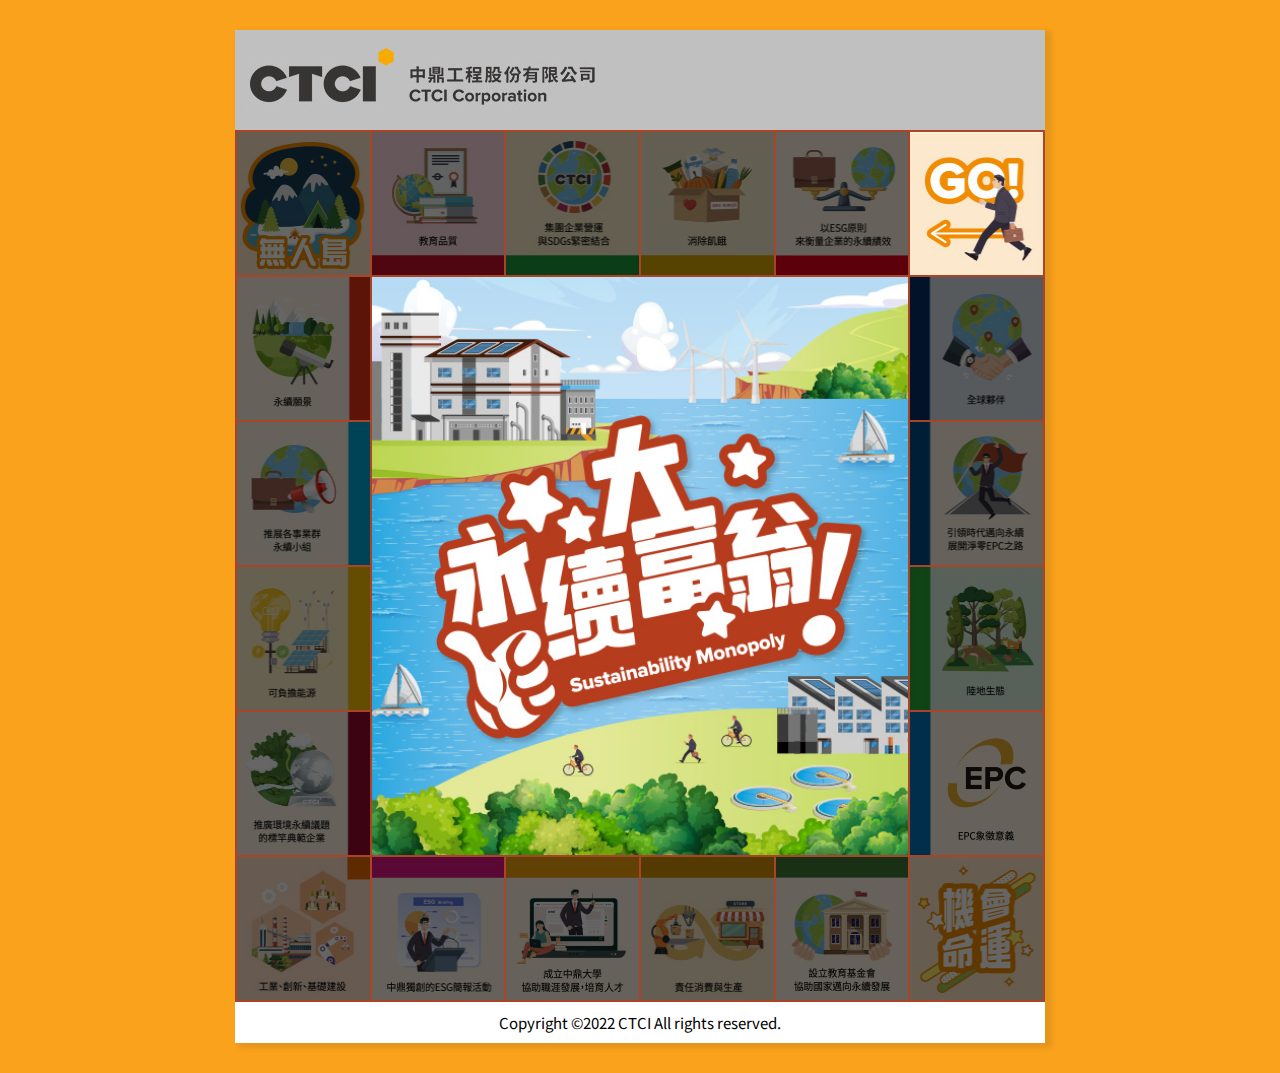
<file: index.html>
<!DOCTYPE html>
<html lang="zh-tw">
<head>
	<meta charset="UTF-8">
	<title>中鼎互動小遊戲</title>
	<link href="css/style.css" rel="stylesheet" type="text/css" />
	<link href="https://fonts.googleapis.com/css?family=Noto+Sans+TC:300,400,500,700,900&display=swap" rel="stylesheet">
</head>
<body>
	<div id="wrap">
		<header>
			<h1 class="sr-only">CTCI 中鼎</h1>
		</header>
		<div class="main">
			<div class="row row--reverse">
				<div class="square step step--s0 step--go step--active"><a href="javascript:;" class="link--go bgBlack"></a></div>
				<div class="square step step--s1 "><span class="bgBlack"></span></div>
				<div class="square step step--s2"><span class="bgBlack"></span></div>
				<div class="square step step--s3"><span class="bgBlack"></span></div>
				<div class="square step step--s4"><span class="bgBlack"></span></div>
				<div class="square step step--s5"><span class="bgBlack"></span></div>
			</div>
			<div class="row row--center">
				<div class="column">
					<div class="square step step--s6"><span class="bgBlack"></span></div>
					<div class="square step step--s7"><span class="bgBlack"></span></div>
					<div class="square step step--s8"><span class="bgBlack"></span></div>
					<div class="square step step--s9"><span class="bgBlack"></span></div>
				</div>
				<div class="column--center">
					<!-- 題目 -->
					<div class="QA" style="display:none;">
						<!-- 第一題 -->
						<div class="question question--q1">
							<div class="questionText">近期媒體大幅採用所謂的ESG原則來衡量企業的永續績效，請問ESG各代表哪三個面向?</div>
							<div class="option">
								<ul class="optionBtn">
									<li class="optionBtn-item"><a href="javascript:;" class="optionBtn-item-link"><span class="sr-only">A</span></a></li>
									<li class="optionBtn-item"><a href="javascript:;" class="optionBtn-item-link"><span class="sr-only">B</span></a></li>
									<li class="optionBtn-item"><a href="javascript:;" class="optionBtn-item-link"><span class="sr-only">C</span></a></li>
								</ul>
								<ul class="optionText">
									<li class="optionText-item">工程、永續和全球</li>
									<li class="optionText-item">環境、社會和公司治理</li>
									<li class="optionText-item">企業、安全和指導原則</li>
								</ul>
							</div>
						</div>
						<!-- 第二題 -->
						<div class="question question--q2">
							<div class="questionText">中鼎集團企業營運與SDGs緊密結合，以核心本業實踐企業社會責任，請問什麼是SDGs?</div>
							<div class="option">
								<ul class="optionBtn">
									<li class="optionBtn-item"><a href="javascript:;" class="optionBtn-item-link"><span class="sr-only">A</span></a></li>
									<li class="optionBtn-item"><a href="javascript:;" class="optionBtn-item-link"><span class="sr-only">B</span></a></li>
									<li class="optionBtn-item"><a href="javascript:;" class="optionBtn-item-link"><span class="sr-only">C</span></a></li>
								</ul>
								<ul class="optionText">
									<li class="optionText-item">聯合國永續發展目標</li>
									<li class="optionText-item">集團戰略決策</li>
									<li class="optionText-item">備用發電機組</li>
								</ul>
							</div>
						</div>
						<!-- 第三題 -->
						<div class="question question--q3">
							<div class="questionText text--center">中鼎集團的永續願景是?</div>
							<div class="option">
								<ul class="optionBtn">
									<li class="optionBtn-item"><a href="javascript:;" class="optionBtn-item-link"><span class="sr-only">A</span></a></li>
									<li class="optionBtn-item"><a href="javascript:;" class="optionBtn-item-link"><span class="sr-only">B</span></a></li>
									<li class="optionBtn-item"><a href="javascript:;" class="optionBtn-item-link"><span class="sr-only">C</span></a></li>
									<li class="optionBtn-item"><a href="javascript:;" class="optionBtn-item-link"><span class="sr-only">D</span></a></li>
								</ul>
								<ul class="optionText">
									<li class="optionText-item">永續創新綠色工程 友善地球 守護世界</li>
									<li class="optionText-item">捐錢做公益</li>
									<li class="optionText-item">社區好鄰居</li>
									<li class="optionText-item">促進經濟發展</li>
								</ul>
							</div>
						</div>
						<!-- 第四題 -->
						<div class="question question--q4">
							<div class="questionText">為有效達成ESG目標，中鼎集團在工程事業群、循環事業群及智能事業群均設一永續與淨零推行小組，請問這個永續與淨零推行小組下設哪些工作分組，負責推展各事業群永續相關工作?</div>
							<div class="option">
								<ul class="optionBtn">
									<li class="optionBtn-item"><a href="javascript:;" class="optionBtn-item-link"><span class="sr-only">A</span></a></li>
									<li class="optionBtn-item"><a href="javascript:;" class="optionBtn-item-link"><span class="sr-only">B</span></a></li>
									<li class="optionBtn-item"><a href="javascript:;" class="optionBtn-item-link"><span class="sr-only">C</span></a></li>
									<li class="optionBtn-item"><a href="javascript:;" class="optionBtn-item-link"><span class="sr-only">D</span></a></li>
								</ul>
								<ul class="optionText">
									<li class="optionText-item">環境保護組(E)</li>
									<li class="optionText-item">社會參與組(S)</li>
									<li class="optionText-item">經營治理組(G)</li>
									<li class="optionText-item">以上皆是</li>
								</ul>
							</div>
						</div>
						<!-- 第五題 -->
						<div class="question question--q5">
							<div class="questionText">中鼎集團是台灣實踐企業社會責任，推廣環境永續議題的標竿典範企業，以下何者是集團曾經榮獲的永續/ESG獎項事蹟?</div>
							<div class="option">
								<ul class="optionBtn">
									<li class="optionBtn-item"><a href="javascript:;" class="optionBtn-item-link"><span class="sr-only">A</span></a></li>
									<li class="optionBtn-item"><a href="javascript:;" class="optionBtn-item-link"><span class="sr-only">B</span></a></li>
									<li class="optionBtn-item"><a href="javascript:;" class="optionBtn-item-link"><span class="sr-only">C</span></a></li>
									<li class="optionBtn-item"><a href="javascript:;" class="optionBtn-item-link"><span class="sr-only">D</span></a></li>
									<li class="optionBtn-item"><a href="javascript:;" class="optionBtn-item-link"><span class="sr-only">E</span></a></li>
								</ul>
								<ul class="optionText">
									<li class="optionText-item">連續入選道瓊永續指數成分股</li>
									<li class="optionText-item">TCSA十大永續典範企業</li>
									<li class="optionText-item">公司治理評鑑前5%</li>
									<li class="optionText-item">天下企業公民獎</li>
									<li class="optionText-item">以上皆是</li>
								</ul>
							</div>
						</div>
						<!-- 第六題 -->
						<div class="question question--q6">
							<div class="questionText">中鼎集團為深化公司內部永續作為，在台引領風氣之先，公司內部凡五人以上的會議均需有一ESG簡報推廣活動，讓同仁及賓客了解ESG真諦及實務作為。請問這個由中鼎獨創的ESG簡報活動名稱是?</div>
							<div class="option">
								<ul class="optionBtn">
									<li class="optionBtn-item"><a href="javascript:;" class="optionBtn-item-link"><span class="sr-only">A</span></a></li>
									<li class="optionBtn-item"><a href="javascript:;" class="optionBtn-item-link"><span class="sr-only">B</span></a></li>
									<li class="optionBtn-item"><a href="javascript:;" class="optionBtn-item-link"><span class="sr-only">C</span></a></li>
									<li class="optionBtn-item"><a href="javascript:;" class="optionBtn-item-link"><span class="sr-only">D</span></a></li>
								</ul>
								<ul class="optionText">
									<li class="optionText-item">ESG Moment</li>
									<li class="optionText-item">HAPPY Moment</li>
									<li class="optionText-item">RELAX Moment</li>
									<li class="optionText-item">TRUST Moment</li>
								</ul>
							</div>
						</div>
						<!-- 第七題 -->
						<div class="question question--q7">
							<div class="questionText">中鼎集團是幸福職場的最佳雇主，2020年成立一教學單位，為每位同仁規劃符合其職位需求的必修學分，協助同仁職涯發展，培育優秀工程人才。請問這個教學單位的名稱是?</div>
							<div class="option">
								<ul class="optionBtn">
									<li class="optionBtn-item"><a href="javascript:;" class="optionBtn-item-link"><span class="sr-only">A</span></a></li>
									<li class="optionBtn-item"><a href="javascript:;" class="optionBtn-item-link"><span class="sr-only">B</span></a></li>
									<li class="optionBtn-item"><a href="javascript:;" class="optionBtn-item-link"><span class="sr-only">C</span></a></li>
									<li class="optionBtn-item"><a href="javascript:;" class="optionBtn-item-link"><span class="sr-only">D</span></a></li>
								</ul>
								<ul class="optionText">
									<li class="optionText-item">中鼎大學</li>
									<li class="optionText-item">職涯大學</li>
									<li class="optionText-item">福利大學</li>
									<li class="optionText-item">工程大學</li>
								</ul>
							</div>
						</div>
						<!-- 第八題 -->
						<div class="question question--q8">
							<div class="questionText">中鼎集團2016年設立中鼎教育基金會，以哪一項議題為活動主軸，協助國家邁向永續發展?</div>
							<div class="option">
								<ul class="optionBtn">
									<li class="optionBtn-item"><a href="javascript:;" class="optionBtn-item-link"><span class="sr-only">A</span></a></li>
									<li class="optionBtn-item"><a href="javascript:;" class="optionBtn-item-link"><span class="sr-only">B</span></a></li>
									<li class="optionBtn-item"><a href="javascript:;" class="optionBtn-item-link"><span class="sr-only">C</span></a></li>
									<li class="optionBtn-item"><a href="javascript:;" class="optionBtn-item-link"><span class="sr-only">D</span></a></li>
								</ul>
								<ul class="optionText">
									<li class="optionText-item">青年培力 &永續議題</li>
									<li class="optionText-item">企業營利 & 就業</li>
									<li class="optionText-item">資訊教育 &偏鄉學童輔導</li>
									<li class="optionText-item">社會治安 & 公共衛生</li>
								</ul>
							</div>
						</div>
						<!-- 第九題 -->
						<div class="question question--q9">
							<div class="questionText text--center">請問<img src="images/img-epc.png" class="img--epc"/>代表的是?</div>
							<div class="option">
								<ul class="optionBtn">
									<li class="optionBtn-item"><a href="javascript:;" class="optionBtn-item-link"><span class="sr-only">A</span></a></li>
									<li class="optionBtn-item"><a href="javascript:;" class="optionBtn-item-link"><span class="sr-only">B</span></a></li>
									<li class="optionBtn-item"><a href="javascript:;" class="optionBtn-item-link"><span class="sr-only">C</span></a></li>
									<li class="optionBtn-item"><a href="javascript:;" class="optionBtn-item-link"><span class="sr-only">D</span></a></li>
								</ul>
								<ul class="optionText w80">
									<li class="optionText-item">將Zero + EPC做重疊，代表「數字零」及「循環」</li>
									<li class="optionText-item">象徵未來中鼎EPC的核心能力，將扮演驅動循環經濟及淨零排放目標的角色</li>
									<li class="optionText-item">品牌識別色(CTCI黃)傳達中鼎勇於承諾的決心</li>
									<li class="optionText-item">以上皆是</li>
								</ul>
							</div>
						</div>
						<!-- 第十題 -->
						<div class="question question--q10">
							<div class="questionText">中鼎與台灣永續標竿企業共同發起倡議，引領時代邁向淨零永續，並展開淨零EPC之路。其推動目標為?</div>
							<div class="option">
								<ul class="optionBtn">
									<li class="optionBtn-item"><a href="javascript:;" class="optionBtn-item-link"><span class="sr-only">A</span></a></li>
									<li class="optionBtn-item"><a href="javascript:;" class="optionBtn-item-link"><span class="sr-only">B</span></a></li>
									<li class="optionBtn-item"><a href="javascript:;" class="optionBtn-item-link"><span class="sr-only">C</span></a></li>
								</ul>
								<ul class="optionText w80">
									<li class="optionText-item">2030年，承諾達成組織總部與辦公室據點100%淨零排放</li>
									<li class="optionText-item">2050年，承諾達成組織總部、辦公室據點及生產據點100%淨零排放</li>
									<li class="optionText-item">以上皆是</li>
								</ul>
							</div>
						</div>
					</div>
					<!-- 答錯 -->
					<div class="fail" style="display:none;">
						<!-- 第一題 -->
						<div class="failAns failAns--q1">
							<div class="failQuestionText">近期媒體大幅採用所謂的ESG原則來衡量企業的永續績效，請問ESG各代表哪三個面向?</div>
							<div class="rightAns">B. 環境、社會和公司治理</div>
						</div>
						<!-- 第二題-->
						<div class="failAns failAns--q2">
							<div class="failQuestionText">中鼎集團企業營運與SDGs緊密結合，以核心本業實踐企業社會責任，請問什麼是SDGs?</div>
							<div class="rightAns">A. 聯合國永續發展目標</div>
						</div>
						<!-- 第三題-->
						<div class="failAns failAns--q3">
							<div class="failQuestionText failQuestionText--center">中鼎集團的永續願景是?</div>
							<div class="rightAns rightAns--top">A. 永續創新綠色工程 友善地球 守護世界</div>
						</div>
						<!-- 第四題-->
						<div class="failAns failAns--q4">
							<div class="failQuestionText">為有效達成ESG目標，中鼎集團在工程事業群、循環事業群及智能事業群均設一永續與淨零推行小組，請問這個永續與淨零推行小組下設哪些工作分組，負責推展各事業群永續相關工作?</div>
							<div class="rightAns">D. 以上皆是</div>
						</div>
						<!-- 第五題-->
						<div class="failAns failAns--q5">
							<div class="failQuestionText">中鼎集團是台灣實踐企業社會責任，推廣環境永續議題的標竿典範企業，以下何者是集團曾經榮獲的永續/ESG獎項事蹟?</div>
							<div class="rightAns">E. 以上皆是</div>
						</div>
						<!-- 第六題-->
						<div class="failAns failAns--q6">
							<div class="failQuestionText">中鼎集團為深化公司內部永續作為，在台引領風氣之先，公司內部凡五人以上的會議均需有一ESG簡報推廣活動，讓同仁及賓客了解ESG真諦及實務作為。請問這個由中鼎獨創的ESG簡報活動名稱是?</div>
							<div class="rightAns">A. ESG Moment</div>
						</div>
						<!-- 第七題-->
						<div class="failAns failAns--q7">
							<div class="failQuestionText">中鼎集團是幸福職場的最佳雇主，2020年成立一教學單位，為每位同仁規劃符合其職位需求的必修學分，協助同仁職涯發展，培育優秀工程人才。請問這個教學單位的名稱是?</div>
							<div class="rightAns">A. 中鼎大學</div>
						</div>
						<!-- 第八題-->
						<div class="failAns failAns--q8">
							<div class="failQuestionText">中鼎集團2016年設立中鼎教育基金會，以哪一項議題為活動主軸，協助國家邁向永續發展?</div>
							<div class="rightAns">A. 青年培力 &永續議題</div>
						</div>
						<!-- 第九題-->
						<div class="failAns failAns--q9">
							<div class="failQuestionText">請問<img src="images/img-epc.png" class="img--epc"/>代表的是?</div>
							<div class="rightAns">D. 以上皆是</div>
						</div>
						<!-- 第十題-->
						<div class="failAns failAns--q10">
							<div class="failQuestionText">中鼎與台灣永續標竿企業共同發起倡議，引領時代邁向淨零永續，並展開淨零EPC之路。其推動目標為:</div>
							<div class="rightAns">C. 以上皆是</div>
						</div>
						<!-- 返回按鈕-->
						<a href="javascript:;" class="link--back"><span class="sr-only">返回</span></a>
					</div>
					<!-- 完成遊戲 -->
					<div class="success" style="display: none;">
						<p class="text--success">WOW!! 您真棒!!<br/>感謝您對CTCI的了解</p>
						<a href="index.html" class="btn-backIndex">回首頁</a>
					</div>
				</div>
				<div class="column column--reverse">
					<div class="square step step--s16"><span class="bgBlack"></span></div>
					<div class="square step step--s17"><span class="bgBlack"></span></div>
					<div class="square step step--s18"><span class="bgBlack"></span></div>
					<div class="square step step--s19"><span class="bgBlack"></span></div>
				</div>
			</div>
			<div class="row">
				<div class="square step step--s10"><span class="bgBlack"></span></div>
				<div class="square step step--s11"><span class="bgBlack"></span></div>
				<div class="square step step--s12"><span class="bgBlack"></span></div>
				<div class="square step step--s13"><span class="bgBlack"></span></div>
				<div class="square step step--s14"><span class="bgBlack"></span></div>
				<div class="square step step--s15"><span class="bgBlack"></span></div>
			</div>
		</div>
		<footer>Copyright ©2022 CTCI All rights reserved.</footer>
		
	</div>
	<script src="js/jquery-3.6.0.min.js"></script>
	<script src="js/index.js"></script>
</body>
</html>
</file>
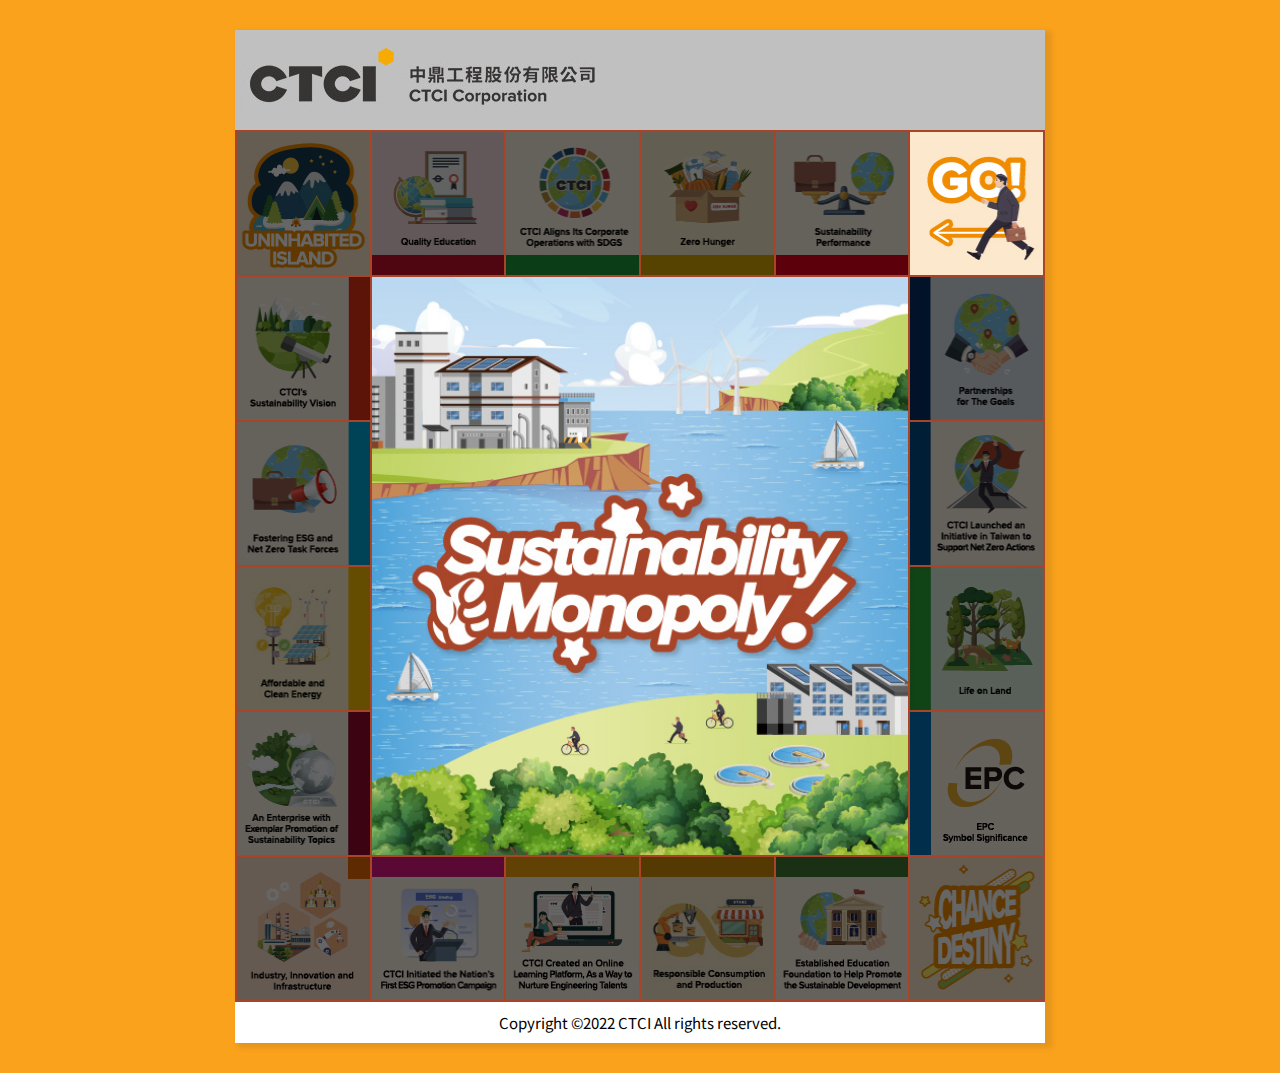
<file: ctci-en/index.html>
<!DOCTYPE html>
<html lang="zh-tw">
<head>
	<meta charset="UTF-8">
	<title>中鼎互動小遊戲</title>
	<link href="css/style.css" rel="stylesheet" type="text/css" />
	<link href="https://fonts.googleapis.com/css?family=Noto+Sans+TC:300,400,500,700,900&display=swap" rel="stylesheet">
</head>
<body>
	<div id="wrap">
		<header>
			<h1 class="sr-only">CTCI 中鼎</h1>
		</header>
		<div class="main">
			<div class="row row--reverse">
				<div class="square step step--s0 step--go step--active"><a href="javascript:;" class="link--go bgBlack"></a></div>
				<div class="square step step--s1 "><span class="bgBlack"></span></div>
				<div class="square step step--s2"><span class="bgBlack"></span></div>
				<div class="square step step--s3"><span class="bgBlack"></span></div>
				<div class="square step step--s4"><span class="bgBlack"></span></div>
				<div class="square step step--s5"><span class="bgBlack"></span></div>
			</div>
			<div class="row row--center">
				<div class="column">
					<div class="square step step--s6"><span class="bgBlack"></span></div>
					<div class="square step step--s7"><span class="bgBlack"></span></div>
					<div class="square step step--s8"><span class="bgBlack"></span></div>
					<div class="square step step--s9"><span class="bgBlack"></span></div>
				</div>
				<div class="column--center">
					<!-- 題目 -->
					<div class="QA" style="display:none;">
						<!-- 第一題 -->
						<div class="question question--q1">
							<div class="questionText">Recently, the so-called "ESG" criteria are widely adopted to measure a company's sustainability performance. What does the acronym ESG stand for?</div>
							<div class="option">
								<ul class="optionBtn">
									<li class="optionBtn-item"><a href="javascript:;" class="optionBtn-item-link"><span class="sr-only">A</span></a></li>
									<li class="optionBtn-item"><a href="javascript:;" class="optionBtn-item-link"><span class="sr-only">B</span></a></li>
									<li class="optionBtn-item"><a href="javascript:;" class="optionBtn-item-link"><span class="sr-only">C</span></a></li>
								</ul>
								<ul class="optionText">
									<li class="optionText-item">Engineering, Sustainability & Global</li>
									<li class="optionText-item">Environmental, Social & (Corporate) Governance</li>
									<li class="optionText-item">Enterprise, Safety & Guideline</li>
								</ul>
							</div>
						</div>
						<!-- 第二題 -->
						<div class="question question--q2">
							<div class="questionText">CTCI aligns its corporate operations with SDGs and fulfils CSR based on its core competencies. What does the acronym SDGs stand for?</div>
							<div class="option">
								<ul class="optionBtn">
									<li class="optionBtn-item"><a href="javascript:;" class="optionBtn-item-link"><span class="sr-only">A</span></a></li>
									<li class="optionBtn-item"><a href="javascript:;" class="optionBtn-item-link"><span class="sr-only">B</span></a></li>
									<li class="optionBtn-item"><a href="javascript:;" class="optionBtn-item-link"><span class="sr-only">C</span></a></li>
								</ul>
								<ul class="optionText">
									<li class="optionText-item">Sustainable Development Goals</li>
									<li class="optionText-item">Strategic Decision Groups</li>
									<li class="optionText-item">Standby Diesel Generators</li>
								</ul>
							</div>
						</div>
						<!-- 第三題 -->
						<div class="question question--q3">
							<div class="questionText">What is CTCI's Sustainability vision?</div>
							<div class="option">
								<ul class="optionBtn">
									<li class="optionBtn-item"><a href="javascript:;" class="optionBtn-item-link"><span class="sr-only">A</span></a></li>
									<li class="optionBtn-item"><a href="javascript:;" class="optionBtn-item-link"><span class="sr-only">B</span></a></li>
									<li class="optionBtn-item"><a href="javascript:;" class="optionBtn-item-link"><span class="sr-only">C</span></a></li>
									<li class="optionBtn-item"><a href="javascript:;" class="optionBtn-item-link"><span class="sr-only">D</span></a></li>
								</ul>
								<ul class="optionText w70">
									<li class="optionText-item">Guard the Earth with constant innovation in green engineering</li>
									<li class="optionText-item">Contribute money to charities</li>
									<li class="optionText-item">Be a good neighbor for the community</li>
									<li class="optionText-item">Advance economic development</li>
								</ul>
							</div>
						</div>
						<!-- 第四題 -->
						<div class="question question--q4">
							<div class="questionText">To effectively attain ESG fulfillment goals,CTCI's Group Engineering Business,Group Resource Cycling Business,and Group Intelligent Solutions Business have set up their own ESG and Net Zero Task Forces.What working groups do these CSR Task Forces have for fostering sustainability-related actions?</div>
							<div class="option">
								<ul class="optionBtn">
									<li class="optionBtn-item"><a href="javascript:;" class="optionBtn-item-link"><span class="sr-only">A</span></a></li>
									<li class="optionBtn-item"><a href="javascript:;" class="optionBtn-item-link"><span class="sr-only">B</span></a></li>
									<li class="optionBtn-item"><a href="javascript:;" class="optionBtn-item-link"><span class="sr-only">C</span></a></li>
									<li class="optionBtn-item"><a href="javascript:;" class="optionBtn-item-link"><span class="sr-only">D</span></a></li>
								</ul>
								<ul class="optionText">
									<li class="optionText-item">Environmental protection group (E)</li>
									<li class="optionText-item">Social engagement group (S)</li>
									<li class="optionText-item">Corporate governance group (G)</li>
									<li class="optionText-item">All of the above</li>
								</ul>
							</div>
						</div>
						<!-- 第五題 -->
						<div class="question question--q5">
							<div class="questionText text--s">CTCI is recognized as an enterprise with exemplar practices in CSR fulfilment and promotion of sustainability topics in Taiwan. Which of the following is the sustainability/ESG award that the group has won?</div>
							<div class="option">
								<ul class="optionBtn">
									<li class="optionBtn-item"><a href="javascript:;" class="optionBtn-item-link"><span class="sr-only">A</span></a></li>
									<li class="optionBtn-item"><a href="javascript:;" class="optionBtn-item-link"><span class="sr-only">B</span></a></li>
									<li class="optionBtn-item"><a href="javascript:;" class="optionBtn-item-link"><span class="sr-only">C</span></a></li>
									<li class="optionBtn-item"><a href="javascript:;" class="optionBtn-item-link"><span class="sr-only">D</span></a></li>
									<li class="optionBtn-item"><a href="javascript:;" class="optionBtn-item-link"><span class="sr-only">E</span></a></li>
								</ul>
								<ul class="optionText w96">
									<li class="optionText-item">Incorporated in S&P's Dow Jones Sustainability  Indices for 6 consecutive years</li>
									<li class="optionText-item">Top 10 Domestic Companies Sustainability Model Award, Taiwan Corporate Sustainability Awards (TCSA)</li>
									<li class="optionText-item">Top 5% in Corporate Governance Evaluation by TWSE and TPEx</li>
									<li class="optionText-item">"Excellence in CSR Award" from Common Wealth Magazine</li>
									<li class="optionText-item">All of the above</li>
								</ul>
							</div>
						</div>
						<!-- 第六題 -->
						<div class="question question--q6">
							<div class="questionText text--s">To instill a corporate sustainability culture within the group, CTCI initiated the nation's first ESG promotion campaign. It is mandatory that every meeting, when attended by five people or above, shall have a briefing on ESG practices, so that colleagues and guests can have an in-depth understanding on the meaning and practices of ESG. What is the name of such ESG promotion campaign?</div>
							<div class="option">
								<ul class="optionBtn">
									<li class="optionBtn-item"><a href="javascript:;" class="optionBtn-item-link"><span class="sr-only">A</span></a></li>
									<li class="optionBtn-item"><a href="javascript:;" class="optionBtn-item-link"><span class="sr-only">B</span></a></li>
									<li class="optionBtn-item"><a href="javascript:;" class="optionBtn-item-link"><span class="sr-only">C</span></a></li>
									<li class="optionBtn-item"><a href="javascript:;" class="optionBtn-item-link"><span class="sr-only">D</span></a></li>
								</ul>
								<ul class="optionText">
									<li class="optionText-item">ESG Moment</li>
									<li class="optionText-item">HAPPY Moment</li>
									<li class="optionText-item">RELAX Moment</li>
									<li class="optionText-item">TRUST Moment</li>
								</ul>
							</div>
						</div>
						<!-- 第七題 -->
						<div class="question question--q7">
							<div class="questionText">As the best employer that offers brilliant workplace, CTCI created an online learning platform in 2020 that provides mandatory courses catering to the needs of each colleague's job position, as a way to facilitate employees' career development and nurture engineering talents. What is the name of this learning platform?</div>
							<div class="option">
								<ul class="optionBtn">
									<li class="optionBtn-item"><a href="javascript:;" class="optionBtn-item-link"><span class="sr-only">A</span></a></li>
									<li class="optionBtn-item"><a href="javascript:;" class="optionBtn-item-link"><span class="sr-only">B</span></a></li>
									<li class="optionBtn-item"><a href="javascript:;" class="optionBtn-item-link"><span class="sr-only">C</span></a></li>
									<li class="optionBtn-item"><a href="javascript:;" class="optionBtn-item-link"><span class="sr-only">D</span></a></li>
								</ul>
								<ul class="optionText">
									<li class="optionText-item">CTCI University</li>
									<li class="optionText-item">Career University</li>
									<li class="optionText-item">Welfare University</li>
									<li class="optionText-item">Engineering University</li>
								</ul>
							</div>
						</div>
						<!-- 第八題 -->
						<div class="question question--q8">
							<div class="questionText">CTCI established CTCI Education Foundation in 2016 to help promote the nation's sustainable development. Which of the following sets of issues are CTCI EF's main concerns, based on which it carries out relevant activities?</div>
							<div class="option">
								<ul class="optionBtn">
									<li class="optionBtn-item"><a href="javascript:;" class="optionBtn-item-link"><span class="sr-only">A</span></a></li>
									<li class="optionBtn-item"><a href="javascript:;" class="optionBtn-item-link"><span class="sr-only">B</span></a></li>
									<li class="optionBtn-item"><a href="javascript:;" class="optionBtn-item-link"><span class="sr-only">C</span></a></li>
									<li class="optionBtn-item"><a href="javascript:;" class="optionBtn-item-link"><span class="sr-only">D</span></a></li>
								</ul>
								<ul class="optionText w80">
									<li class="optionText-item">Empower young talents and increase their knowledge on sustainability topics</li>
									<li class="optionText-item">Corporate profit and employment</li>
									<li class="optionText-item">IT education and academic support for children in rural areas</li>
									<li class="optionText-item">Social safety and public health</li>
								</ul>
							</div>
						</div>
						<!-- 第九題 -->
						<div class="question question--q9">
							<div class="questionText">What does the logo <img src="images/img-epc.png" class="img--epc"/> stand for?</div>
							<div class="option">
								<ul class="optionBtn">
									<li class="optionBtn-item"><a href="javascript:;" class="optionBtn-item-link"><span class="sr-only">A</span></a></li>
									<li class="optionBtn-item"><a href="javascript:;" class="optionBtn-item-link"><span class="sr-only">B</span></a></li>
									<li class="optionBtn-item"><a href="javascript:;" class="optionBtn-item-link"><span class="sr-only">C</span></a></li>
									<li class="optionBtn-item"><a href="javascript:;" class="optionBtn-item-link"><span class="sr-only">D</span></a></li>
								</ul>
								<ul class="optionText w80">
									<li class="optionText-item">The design concept for Net-Zero EPC logo is based on "number zero(0)" and "circular."</li>
									<li class="optionText-item">By overlapping "0" with the letters "EPC", the logo symbolizes CTCI's commitment to a circular economy and net zero emissions in EPC projects</li>
									<li class="optionText-item">The corporate color yellow (CTCI yellow) is used to convey CTCI's commitment resolve</li>
									<li class="optionText-item">All of the above</li>
								</ul>
							</div>
						</div>
						<!-- 第十題 -->
						<div class="question question--q10">
							<div class="questionText">Together with benchmark companies in ESG, CTCI launched an initiative in Taiwan to support net zero actions. We are on the road to delivering net zero EPC projects. The goals of the actions are:</div>
							<div class="option">
								<ul class="optionBtn">
									<li class="optionBtn-item"><a href="javascript:;" class="optionBtn-item-link"><span class="sr-only">A</span></a></li>
									<li class="optionBtn-item"><a href="javascript:;" class="optionBtn-item-link"><span class="sr-only">B</span></a></li>
									<li class="optionBtn-item"><a href="javascript:;" class="optionBtn-item-link"><span class="sr-only">C</span></a></li>
								</ul>
								<ul class="optionText w80">
									<li class="optionText-item">Pledge to achieve zero carbon emissions for the HQ and office premises in 2030</li>
									<li class="optionText-item">Pledge to achieve zero carbon emissions for the HQ, office premises, and project sites in 2050</li>
									<li class="optionText-item">All of the above</li>
								</ul>
							</div>
						</div>
					</div>
					<!-- 答錯 -->
					<div class="fail" style="display:none;">
						<!-- 第一題 style="display: block;" -->
						<div class="failAns failAns--q1">
							<div class="failQuestionText">Recently, the so-called "ESG" criteria are widely adopted to measure a company's sustainability performance. What does the acronym ESG stand for?</div>
							<div class="rightAns">B. Environmental, Social & (Corporate) Governance</div>
						</div>
						<!-- 第二題-->
						<div class="failAns failAns--q2">
							<div class="failQuestionText">CTCI aligns its corporate operations with SDGs and fulfils CSR based on its core competencies. What does the acronym SDGs stand for?</div>
							<div class="rightAns">A. Sustainable Development<br/>Goals</div>
						</div>
						<!-- 第三題-->
						<div class="failAns failAns--q3">
							<div class="failQuestionText failQuestionText--center">What is CTCI's Sustainability vision?</div>
							<div class="rightAns rightAns">A. Guard the Earth with constant innovation in green<br/>engineering</div>
						</div>
						<!-- 第四題-->
						<div class="failAns failAns--q4">
							<div class="failQuestionText">To effectively attain ESG fulfillment goals,CTCI's Group Engineering Business,Group Resource Cycling Business, and Group Intelligent Solutions Business have set up their own ESG and Net Zero Task Forces.What working groups do these CSR Task Forces have for fostering sustainability-related actions?</div>
							<div class="rightAns rightAns--center">D. All of the above</div>
						</div>
						<!-- 第五題-->
						<div class="failAns failAns--q5">
							<div class="failQuestionText">CTCI is recognized as an enterprise with exemplar practices in CSR fulfilment and promotion of sustainability topics in Taiwan. Which of the following is the sustainability/ESG award that the group has won?</div>
							<div class="rightAns rightAns--center">E. All of the above</div>
						</div>
						<!-- 第六題-->
						<div class="failAns failAns--q6">
							<div class="failQuestionText w70">To instill a corporate sustainability culture within the group, CTCI initiated the nation's first ESG promotion campaign. It is mandatory that every meeting, when attended by five people or above, shall have a briefing on ESG practices, so that colleagues and guests can have an in-depth understanding on the meaning and practices of ESG. What is the name of such ESG promotion campaign?</div>
							<div class="rightAns rightAns--center">A. ESG Moment</div>
						</div>
						<!-- 第七題-->
						<div class="failAns failAns--q7">
							<div class="failQuestionText w70">As the best employer that offers brilliant workplace, CTCI created an online learning platform in 2020 that provides mandatory courses catering to the needs of each colleague's job position, as a way to facilitate employees' career development and nurture engineering talents. What is the name of this learning platform?</div>
							<div class="rightAns rightAns--center">A. CTCI University</div>
						</div>
						<!-- 第八題-->
						<div class="failAns failAns--q8">
							<div class="failQuestionText">CTCI established CTCI Education Foundation in 2016 to help promote the nation's sustainable development. Which of the following sets of issues are CTCI EF's main concerns, based on which it carries out relevant activities?</div>
							<div class="rightAns">A. Empower young talents and increase their knowledge on sustainability topics</div>
						</div>
						<!-- 第九題-->
						<div class="failAns failAns--q9">
							<div class="failQuestionText">What does the logo <img src="images/img-epc.png" class="img--epc"/> stand for?</div>
							<div class="rightAns rightAns--center">D. All of the above</div>
						</div>
						<!-- 第十題-->
						<div class="failAns failAns--q10">
							<div class="failQuestionText">Together with benchmark companies in ESG, CTCI launched an initiative in Taiwan to support net zero actions. We are on the road to delivering net zero EPC projects. The goals of the actions are:</div>
							<div class="rightAns rightAns--center">C. All of the above</div>
						</div>
						<!-- 返回按鈕-->
						<a href="javascript:;" class="link--back"><span class="sr-only">返回</span></a>
					</div>
					<!-- 完成遊戲 -->
					<div class="success" style="display: none;">
						<p class="text--success">WOW!!You are awesome!!<br/>Thank you for your understanding of CTCI</p>
						<a href="index.html" class="btn-backIndex">Back index</a>
					</div>
				</div>
				<div class="column column--reverse">
					<div class="square step step--s16"><span class="bgBlack"></span></div>
					<div class="square step step--s17"><span class="bgBlack"></span></div>
					<div class="square step step--s18"><span class="bgBlack"></span></div>
					<div class="square step step--s19"><span class="bgBlack"></span></div>
				</div>
			</div>
			<div class="row">
				<div class="square step step--s10"><span class="bgBlack"></span></div>
				<div class="square step step--s11"><span class="bgBlack"></span></div>
				<div class="square step step--s12"><span class="bgBlack"></span></div>
				<div class="square step step--s13"><span class="bgBlack"></span></div>
				<div class="square step step--s14"><span class="bgBlack"></span></div>
				<div class="square step step--s15"><span class="bgBlack"></span></div>
			</div>
		</div>
		<footer>Copyright ©2022 CTCI All rights reserved.</footer>
		
	</div>
	<script src="js/jquery-3.6.0.min.js"></script>
	<script src="js/index.js"></script>
</body>
</html>
</file>
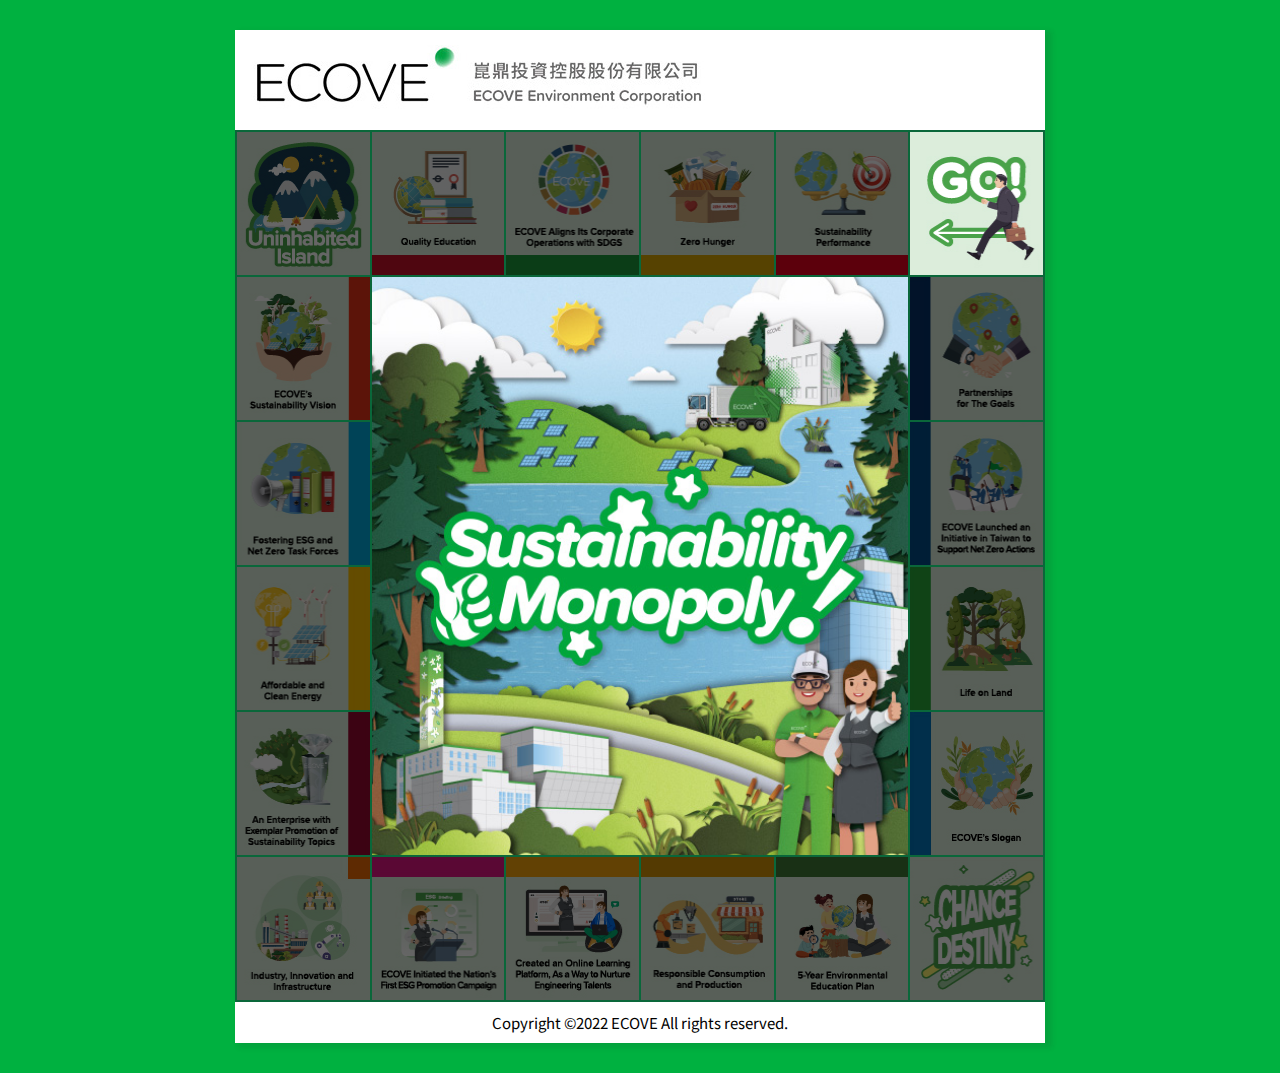
<file: ecove-en/index.html>
<!DOCTYPE html>
<html lang="zh-tw">
<head>
	<meta charset="UTF-8">
	<title>崑鼎互動小遊戲</title>
	<link href="css/style.css" rel="stylesheet" type="text/css" />
	<link href="https://fonts.googleapis.com/css?family=Noto+Sans+TC:300,400,500,700,900&display=swap" rel="stylesheet">
</head>
<body>
	<div id="wrap">
		<header>
			<h1 class="sr-only">ECOVE 崑鼎</h1>
		</header>
		<div class="main">
			<div class="row row--reverse">
				<div class="square step step--s0 step--go step--active"><a href="javascript:;" class="link--go bgBlack"></a></div>
				<div class="square step step--s1 "><span class="bgBlack"></span></div>
				<div class="square step step--s2"><span class="bgBlack"></span></div>
				<div class="square step step--s3"><span class="bgBlack"></span></div>
				<div class="square step step--s4"><span class="bgBlack"></span></div>
				<div class="square step step--s5"><span class="bgBlack"></span></div>
			</div>
			<div class="row row--center">
				<div class="column">
					<div class="square step step--s6"><span class="bgBlack"></span></div>
					<div class="square step step--s7"><span class="bgBlack"></span></div>
					<div class="square step step--s8"><span class="bgBlack"></span></div>
					<div class="square step step--s9"><span class="bgBlack"></span></div>
				</div>
				<div class="column--center">
					<!-- 題目 -->
					<div class="QA" style="display:none;">
						<!-- 第一題 -->
						<div class="question question--q1">
							<div class="questionText">Recently, the so-called “ESG” aspects are widely adopted to measure sustainable performance of companies.What does the acronym ESG stand for?</div>
							<div class="option">
								<ul class="optionBtn">
									<li class="optionBtn-item"><a href="javascript:;" class="optionBtn-item-link"><span class="sr-only">A</span></a></li>
									<li class="optionBtn-item"><a href="javascript:;" class="optionBtn-item-link"><span class="sr-only">B</span></a></li>
									<li class="optionBtn-item"><a href="javascript:;" class="optionBtn-item-link"><span class="sr-only">C</span></a></li>
								</ul>
								<ul class="optionText">
									<li class="optionText-item">Engineering, Sustainability & Global</li>
									<li class="optionText-item">Environmental, Social & (Corporate) Governance</li>
									<li class="optionText-item">Enterprise, Safety & Guideline</li>
								</ul>
							</div>
						</div>
						<!-- 第二題 -->
						<div class="question question--q2">
							<div class="questionText">ECOVE aligns its corporate operations with SDGs and fulfils CSR based on its core competencies. What does the acronym SDGs stand for?</div>
							<div class="option">
								<ul class="optionBtn">
									<li class="optionBtn-item"><a href="javascript:;" class="optionBtn-item-link"><span class="sr-only">A</span></a></li>
									<li class="optionBtn-item"><a href="javascript:;" class="optionBtn-item-link"><span class="sr-only">B</span></a></li>
									<li class="optionBtn-item"><a href="javascript:;" class="optionBtn-item-link"><span class="sr-only">C</span></a></li>
								</ul>
								<ul class="optionText">
									<li class="optionText-item">Sustainable Development Goals</li>
									<li class="optionText-item">Strategic Decision Groups</li>
									<li class="optionText-item">Standby Diesel Generators</li>
								</ul>
							</div>
						</div>
						<!-- 第三題 -->
						<div class="question question--q3">
							<div class="questionText">What is ECOVE's Sustainable vision?</div>
							<div class="option">
								<ul class="optionBtn">
									<li class="optionBtn-item"><a href="javascript:;" class="optionBtn-item-link"><span class="sr-only">A</span></a></li>
									<li class="optionBtn-item"><a href="javascript:;" class="optionBtn-item-link"><span class="sr-only">B</span></a></li>
									<li class="optionBtn-item"><a href="javascript:;" class="optionBtn-item-link"><span class="sr-only">C</span></a></li>
									<li class="optionBtn-item"><a href="javascript:;" class="optionBtn-item-link"><span class="sr-only">D</span></a></li>
								</ul>
								<ul class="optionText w70">
									<li class="optionText-item">The most reliable provider of industry-leading 'resource cycling' services</li>
									<li class="optionText-item">Contribute money to charities</li>
									<li class="optionText-item">Be a good neighbor for the community</li>
									<li class="optionText-item">Advance economic development</li>
								</ul>
							</div>
						</div>
						<!-- 第四題 -->
						<div class="question question--q4">
							<div class="questionText">To effectively attain ESG fulfillment goals, ECOVE has set up ESG Task Forces. What working groups do these ESG Task Forces have for sustainability-related actions?</div>
							<div class="option">
								<ul class="optionBtn">
									<li class="optionBtn-item"><a href="javascript:;" class="optionBtn-item-link"><span class="sr-only">A</span></a></li>
									<li class="optionBtn-item"><a href="javascript:;" class="optionBtn-item-link"><span class="sr-only">B</span></a></li>
									<li class="optionBtn-item"><a href="javascript:;" class="optionBtn-item-link"><span class="sr-only">C</span></a></li>
									<li class="optionBtn-item"><a href="javascript:;" class="optionBtn-item-link"><span class="sr-only">D</span></a></li>
								</ul>
								<ul class="optionText">
									<li class="optionText-item">Environmental protection group (E)</li>
									<li class="optionText-item">Social engagement group (S)</li>
									<li class="optionText-item">Corporate governance group (G)</li>
									<li class="optionText-item">All of the above</li>
								</ul>
							</div>
						</div>
						<!-- 第五題 -->
						<div class="question question--q5">
							<div class="questionText text--s">ECOVE is recognized as an enterprise with exemplar practices in ESG fulfilment and promotion of sustainability topics in Taiwan. Which of the following is the sustainability/ESG award that the group has won?</div>
							<div class="option">
								<ul class="optionBtn">
									<li class="optionBtn-item"><a href="javascript:;" class="optionBtn-item-link"><span class="sr-only">A</span></a></li>
									<li class="optionBtn-item"><a href="javascript:;" class="optionBtn-item-link"><span class="sr-only">B</span></a></li>
									<li class="optionBtn-item"><a href="javascript:;" class="optionBtn-item-link"><span class="sr-only">C</span></a></li>
									<li class="optionBtn-item"><a href="javascript:;" class="optionBtn-item-link"><span class="sr-only">D</span></a></li>
									<li class="optionBtn-item"><a href="javascript:;" class="optionBtn-item-link"><span class="sr-only">E</span></a></li>
								</ul>
								<ul class="optionText w96">
									<li class="optionText-item">Environmental Protection Honor Award</li>
									<li class="optionText-item">National Sustainable Development Awards</li>
									<li class="optionText-item">Top 5% in Corporate Governance Evaluation by TWSE and TPEx</li>
									<li class="optionText-item">"Excellence in CSR Award" from Common Wealth Magazine</li>
									<li class="optionText-item">All of the above</li>
								</ul>
							</div>
						</div>
						<!-- 第六題 -->
						<div class="question question--q6">
							<div class="questionText text--s">To instill a corporate sustainability culture within the group, ECOVE initiated the nation's first ESG promotion campaign. It is mandatory that every meeting, when attended by five people or above, shall have a briefing on ESG practices, so that colleagues and guests can have an in-depth understanding on the meaning and practices of ESG. What is the name of such ESG promotion campaign?</div>
							<div class="option">
								<ul class="optionBtn">
									<li class="optionBtn-item"><a href="javascript:;" class="optionBtn-item-link"><span class="sr-only">A</span></a></li>
									<li class="optionBtn-item"><a href="javascript:;" class="optionBtn-item-link"><span class="sr-only">B</span></a></li>
									<li class="optionBtn-item"><a href="javascript:;" class="optionBtn-item-link"><span class="sr-only">C</span></a></li>
									<li class="optionBtn-item"><a href="javascript:;" class="optionBtn-item-link"><span class="sr-only">D</span></a></li>
								</ul>
								<ul class="optionText">
									<li class="optionText-item">ESG Moment</li>
									<li class="optionText-item">HAPPY Moment</li>
									<li class="optionText-item">RELAX Moment</li>
									<li class="optionText-item">TRUST Moment</li>
								</ul>
							</div>
						</div>
						<!-- 第七題 -->
						<div class="question question--q7">
							<div class="questionText">As the best employer that offers brilliant workplace, Our created an online learning platform in 2020 that provides mandatory courses catering to the needs of each colleague’s job position, as a way to facilitate employees’ career development and nurture sustainable talents. What is the name of this learning platform?</div>
							<div class="option">
								<ul class="optionBtn">
									<li class="optionBtn-item"><a href="javascript:;" class="optionBtn-item-link"><span class="sr-only">A</span></a></li>
									<li class="optionBtn-item"><a href="javascript:;" class="optionBtn-item-link"><span class="sr-only">B</span></a></li>
									<li class="optionBtn-item"><a href="javascript:;" class="optionBtn-item-link"><span class="sr-only">C</span></a></li>
									<li class="optionBtn-item"><a href="javascript:;" class="optionBtn-item-link"><span class="sr-only">D</span></a></li>
								</ul>
								<ul class="optionText">
									<li class="optionText-item">CTCI University</li>
									<li class="optionText-item">Career University</li>
									<li class="optionText-item">Welfare University</li>
									<li class="optionText-item">Engineering University</li>
								</ul>
							</div>
						</div>
						<!-- 第八題 -->
						<div class="question question--q8">
							<div class="questionText">ECOVE puts ESG into practice through its core businesses, and there is a 5-year environmental education plan that ECOVE and CTCI Foundation cooperates on. The name of the plan is:</div>
							<div class="option">
								<ul class="optionBtn">
									<li class="optionBtn-item"><a href="javascript:;" class="optionBtn-item-link"><span class="sr-only">A</span></a></li>
									<li class="optionBtn-item"><a href="javascript:;" class="optionBtn-item-link"><span class="sr-only">B</span></a></li>
									<li class="optionBtn-item"><a href="javascript:;" class="optionBtn-item-link"><span class="sr-only">C</span></a></li>
									<li class="optionBtn-item"><a href="javascript:;" class="optionBtn-item-link"><span class="sr-only">D</span></a></li>
								</ul>
								<ul class="optionText w80">
									<li class="optionText-item">Step by Step: Factories for Sustainable Environmental Education</li>
									<li class="optionText-item">Sustainability Engineering Camp for Kids</li>
									<li class="optionText-item">Taiwan in My Eyes 120H</li>
									<li class="optionText-item">Executive Yuan organized the Green Travel Environmental Education Facilities and Venues - Most Popular Choice campaign</li>
								</ul>
							</div>
						</div>
						<!-- 第九題 -->
						<div class="question question--q9">
							<div class="questionText">What is ECOVE's Slogan?</div>
							<div class="option">
								<ul class="optionBtn">
									<li class="optionBtn-item"><a href="javascript:;" class="optionBtn-item-link"><span class="sr-only">A</span></a></li>
									<li class="optionBtn-item"><a href="javascript:;" class="optionBtn-item-link"><span class="sr-only">B</span></a></li>
									<li class="optionBtn-item"><a href="javascript:;" class="optionBtn-item-link"><span class="sr-only">C</span></a></li>
									<li class="optionBtn-item"><a href="javascript:;" class="optionBtn-item-link"><span class="sr-only">D</span></a></li>
								</ul>
								<ul class="optionText w80">
									<li class="optionText-item">Every Resource Counts</li>
									<li class="optionText-item">Most reliable</li>
									<li class="optionText-item">Promote the global development of green power</li>
									<li class="optionText-item">Generate renewable energy</li>
								</ul>
							</div>
						</div>
						<!-- 第十題 -->
						<div class="question question--q10">
							<div class="questionText">ECOVE has jointly launched an initiative with Taiwan's sustainable benchmarking companies to lead What are the goals promoted？</div>
							<div class="option">
								<ul class="optionBtn">
									<li class="optionBtn-item"><a href="javascript:;" class="optionBtn-item-link"><span class="sr-only">A</span></a></li>
									<li class="optionBtn-item"><a href="javascript:;" class="optionBtn-item-link"><span class="sr-only">B</span></a></li>
									<li class="optionBtn-item"><a href="javascript:;" class="optionBtn-item-link"><span class="sr-only">C</span></a></li>
								</ul>
								<ul class="optionText w80">
									<li class="optionText-item">Pledge to achieve zero carbon emissions for the HQ and office premises in 2030</li>
									<li class="optionText-item">Pledge to achieve zero carbon emissions for the HQ, office premises, and project sites in 2050</li>
									<li class="optionText-item">All of the above</li>
								</ul>
							</div>
						</div>
					</div>
					<!-- 答錯 -->
					<div class="fail" style="display:none;">
						<!-- 第一題 style="display: block;" -->
						<div class="failAns failAns--q1">
							<div class="failQuestionText">Recently, the so-called "ESG" aspects are widely adopted to measure sustainable performance of companies. What does the acronym ESG stand for?</div>
							<div class="rightAns">B. Environmental, Social & (Corporate) Governance</div>
						</div>
						<!-- 第二題-->
						<div class="failAns failAns--q2">
							<div class="failQuestionText">ECOVE aligns its corporate operations with SDGs and fulfils CSR based on its core competencies. What does the acronym SDGs stand for?</div>
							<div class="rightAns">A. Sustainable Development<br/>Goals</div>
						</div>
						<!-- 第三題-->
						<div class="failAns failAns--q3">
							<div class="failQuestionText failQuestionText--center">What is ECOVE's Sustainable vision?</div>
							<div class="rightAns rightAns">A. The most reliable provider of industry-leading 'resource<br/>cycling' services</div>
						</div>
						<!-- 第四題-->
						<div class="failAns failAns--q4">
							<div class="failQuestionText">To effectively attain ESG fulfillment goals, ECOVE has set up ESG Task Forces. What working groups do these ESG Task Forces have for sustainability-related actions?</div>
							<div class="rightAns rightAns--center">D. All of the above</div>
						</div>
						<!-- 第五題-->
						<div class="failAns failAns--q5">
							<div class="failQuestionText">ECOVE is recognized as an enterprise with exemplar practices in ESG fulfilment and promotion of sustainability topics in Taiwan. Which of the following is the sustainability/ESG award that the group has won?</div>
							<div class="rightAns rightAns--center">E. All of the above</div>
						</div>
						<!-- 第六題-->
						<div class="failAns failAns--q6">
							<div class="failQuestionText w70" style="line-height: 1.4;">To instill a corporate sustainability culture within the group, ECOVE initiated the nation's first ESG promotion campaign.It is mandatory that every meeting, when attended by five people or above,shall have a briefing on ESG practices,so that colleagues and guests can have an in-depth understanding on the meaning and practices of ESG. What is the name of such ESG promotion campaign?</div>
							<div class="rightAns rightAns--center">A. ESG Moment</div>
						</div>
						<!-- 第七題-->
						<div class="failAns failAns--q7">
							<div class="failQuestionText w70">As the best employer that offers brilliant workplace, Our created an online learning platform in 2020 that provides mandatory courses catering to the needs of each colleague’s job position, as a way to facilitate employees’ career development and nurture sustainable talents. What is the name of this learning platform?</div>
							<div class="rightAns rightAns--center">A. CTCI University</div>
						</div>
						<!-- 第八題-->
						<div class="failAns failAns--q8">
							<div class="failQuestionText">ECOVE puts ESG into practice through its core businesses, and there is a 5-year environmental education plan that ECOVE and CTCI Foundation cooperates on. The name of the plan is:</div>
							<div class="rightAns">A. Step by Step: Factories for Sustainable Environmental Education</div>
						</div>
						<!-- 第九題-->
						<div class="failAns failAns--q9">
							<div class="failQuestionText">What is ECOVE's Slogan?</div>
							<div class="rightAns rightAns--center">A. Every Resource Counts</div>
						</div>
						<!-- 第十題-->
						<div class="failAns failAns--q10">
							<div class="failQuestionText">ECOVE has jointly launched an initiative with Taiwan's sustainable benchmarking companies to lead the era towards net zero sustainability and start the road to circular economy. What are the goals promoted？</div>
							<div class="rightAns rightAns--center">C. All of the above</div>
						</div>
						<!-- 返回按鈕-->
						<a href="javascript:;" class="link--back"><span class="sr-only">Back</span></a>
					</div>
					<!-- 完成遊戲 -->
					<div class="success" style="display: none;">
						<p class="text--success">WOW!!You are awesome!!<br/>Thank you for your understanding of ECOVE</p>
						<a href="index.html" class="btn-backIndex">Back index</a>
					</div>
				</div>
				<div class="column column--reverse">
					<div class="square step step--s16"><span class="bgBlack"></span></div>
					<div class="square step step--s17"><span class="bgBlack"></span></div>
					<div class="square step step--s18"><span class="bgBlack"></span></div>
					<div class="square step step--s19"><span class="bgBlack"></span></div>
				</div>
			</div>
			<div class="row">
				<div class="square step step--s10"><span class="bgBlack"></span></div>
				<div class="square step step--s11"><span class="bgBlack"></span></div>
				<div class="square step step--s12"><span class="bgBlack"></span></div>
				<div class="square step step--s13"><span class="bgBlack"></span></div>
				<div class="square step step--s14"><span class="bgBlack"></span></div>
				<div class="square step step--s15"><span class="bgBlack"></span></div>
			</div>
		</div>
		<footer>Copyright ©2022 ECOVE All rights reserved.</footer>
		
	</div>
	<script src="js/jquery-3.6.0.min.js"></script>
	<script src="js/index.js"></script>
</body>
</html>
</file>
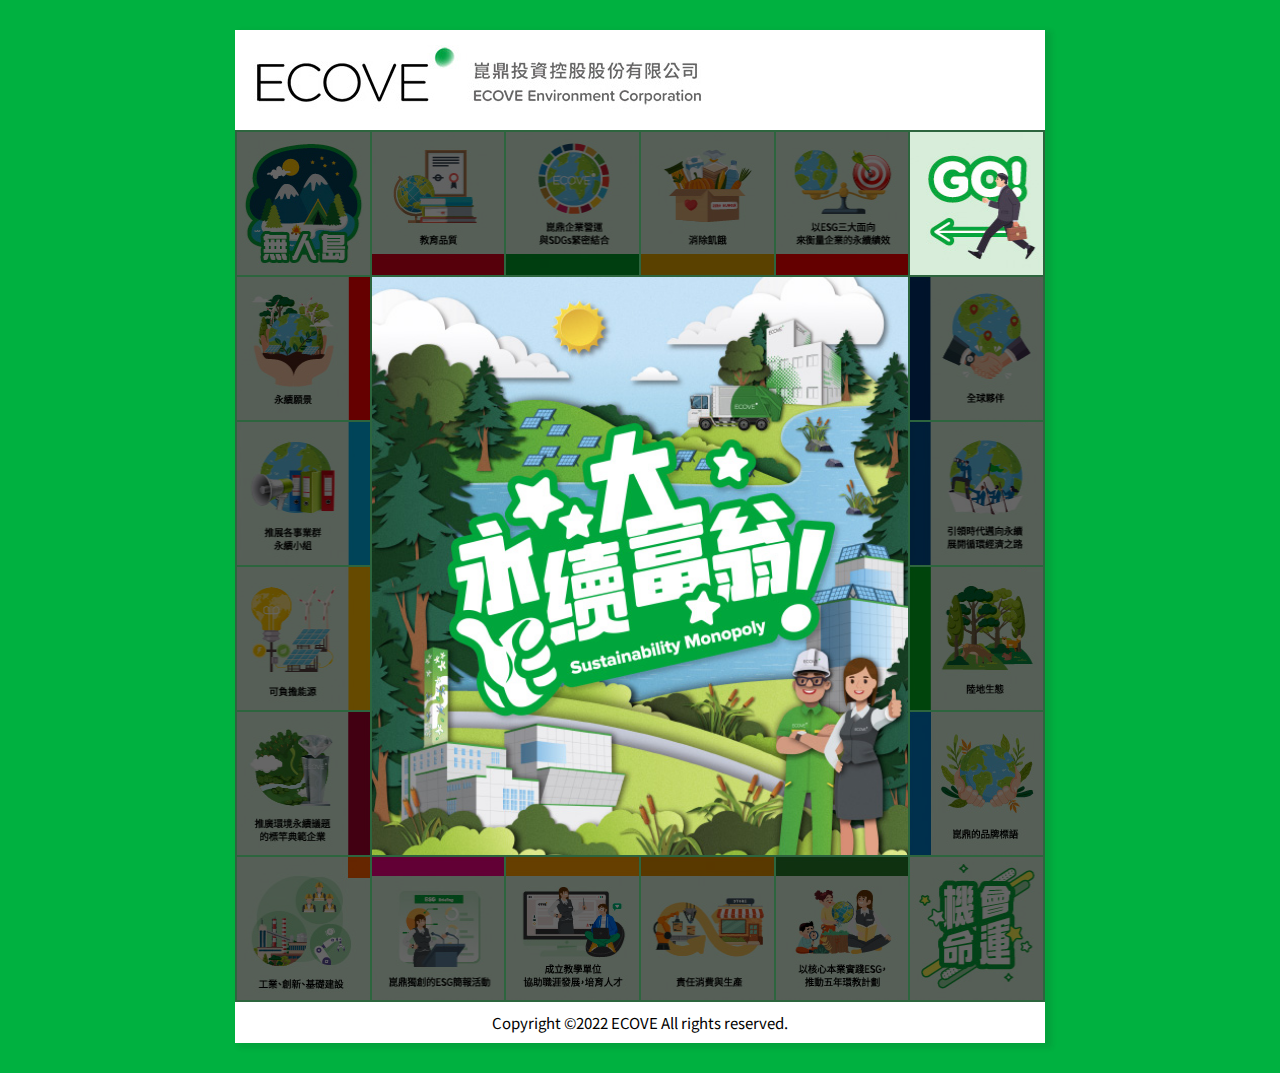
<file: ecove/index.html>
<!DOCTYPE html>
<html lang="zh-tw">
<head>
	<meta charset="UTF-8">
	<title>崑鼎互動小遊戲</title>
	<link href="css/style.css" rel="stylesheet" type="text/css" />
	<link href="https://fonts.googleapis.com/css?family=Noto+Sans+TC:300,400,500,700,900&display=swap" rel="stylesheet">
</head>
<body>
	<div id="wrap">
		<header>
			<h1 class="sr-only">ECOVE 崑鼎</h1>
		</header>
		<div class="main">
			<div class="row row--reverse">
				<div class="square step step--s0 step--go step--active"><a href="javascript:;" class="link--go bgBlack"></a></div>
				<div class="square step step--s1 "><span class="bgBlack"></span></div>
				<div class="square step step--s2"><span class="bgBlack"></span></div>
				<div class="square step step--s3"><span class="bgBlack"></span></div>
				<div class="square step step--s4"><span class="bgBlack"></span></div>
				<div class="square step step--s5"><span class="bgBlack"></span></div>
			</div>
			<div class="row row--center">
				<div class="column">
					<div class="square step step--s6"><span class="bgBlack"></span></div>
					<div class="square step step--s7"><span class="bgBlack"></span></div>
					<div class="square step step--s8"><span class="bgBlack"></span></div>
					<div class="square step step--s9"><span class="bgBlack"></span></div>
				</div>
				<div class="column--center">
					<!-- 題目 -->
					<div class="QA" style="display:none;">
						<!-- 第一題 -->
						<div class="question question--q1">
							<div class="questionText">近期媒體大幅採用所謂的ESG面向來衡量企業的永續績效，請問ESG各代表哪三個面向?</div>
							<div class="option">
								<ul class="optionBtn">
									<li class="optionBtn-item"><a href="javascript:;" class="optionBtn-item-link"><span class="sr-only">A</span></a></li>
									<li class="optionBtn-item"><a href="javascript:;" class="optionBtn-item-link"><span class="sr-only">B</span></a></li>
									<li class="optionBtn-item"><a href="javascript:;" class="optionBtn-item-link"><span class="sr-only">C</span></a></li>
								</ul>
								<ul class="optionText">
									<li class="optionText-item">工程、永續和全球</li>
									<li class="optionText-item">環境、社會和公司治理</li>
									<li class="optionText-item">企業、安全和指導原則</li>
								</ul>
							</div>
						</div>
						<!-- 第二題 -->
						<div class="question question--q2">
							<div class="questionText">崑鼎企業營運與SDGs緊密結合，以核心本業實踐企業社會責任，請問什麼是SDGs?</div>
							<div class="option">
								<ul class="optionBtn">
									<li class="optionBtn-item"><a href="javascript:;" class="optionBtn-item-link"><span class="sr-only">A</span></a></li>
									<li class="optionBtn-item"><a href="javascript:;" class="optionBtn-item-link"><span class="sr-only">B</span></a></li>
									<li class="optionBtn-item"><a href="javascript:;" class="optionBtn-item-link"><span class="sr-only">C</span></a></li>
								</ul>
								<ul class="optionText">
									<li class="optionText-item">聯合國永續發展目標</li>
									<li class="optionText-item">集團戰略決策</li>
									<li class="optionText-item">備用發電機組</li>
								</ul>
							</div>
						</div>
						<!-- 第三題 -->
						<div class="question question--q3">
							<div class="questionText text--center">崑鼎的永續願景是?</div>
							<div class="option">
								<ul class="optionBtn">
									<li class="optionBtn-item"><a href="javascript:;" class="optionBtn-item-link"><span class="sr-only">A</span></a></li>
									<li class="optionBtn-item"><a href="javascript:;" class="optionBtn-item-link"><span class="sr-only">B</span></a></li>
									<li class="optionBtn-item"><a href="javascript:;" class="optionBtn-item-link"><span class="sr-only">C</span></a></li>
									<li class="optionBtn-item"><a href="javascript:;" class="optionBtn-item-link"><span class="sr-only">D</span></a></li>
								</ul>
								<ul class="optionText">
									<li class="optionText-item">最值得信賴的永續資源循環領導者</li>
									<li class="optionText-item">捐錢做公益</li>
									<li class="optionText-item">社區好鄰居</li>
									<li class="optionText-item">促進經濟發展</li>
								</ul>
							</div>
						</div>
						<!-- 第四題 -->
						<div class="question question--q4">
							<div class="questionText">為有效達成ESG目標，崑鼎設立永續推行小組，請問這個永續推行小組下設那些工作分組，負責推展永續相關工作?</div>
							<div class="option">
								<ul class="optionBtn">
									<li class="optionBtn-item"><a href="javascript:;" class="optionBtn-item-link"><span class="sr-only">A</span></a></li>
									<li class="optionBtn-item"><a href="javascript:;" class="optionBtn-item-link"><span class="sr-only">B</span></a></li>
									<li class="optionBtn-item"><a href="javascript:;" class="optionBtn-item-link"><span class="sr-only">C</span></a></li>
									<li class="optionBtn-item"><a href="javascript:;" class="optionBtn-item-link"><span class="sr-only">D</span></a></li>
								</ul>
								<ul class="optionText">
									<li class="optionText-item">環境保護組(E)</li>
									<li class="optionText-item">社會參與組(S)</li>
									<li class="optionText-item">經營治理組(G)</li>
									<li class="optionText-item">以上皆是</li>
								</ul>
							</div>
						</div>
						<!-- 第五題 -->
						<div class="question question--q5">
							<div class="questionText">崑鼎是台灣實踐企業社會責任，推廣環境永續議題的標竿典範企業，以下何者是崑鼎曾經榮獲的永續/ESG獎項事蹟?</div>
							<div class="option">
								<ul class="optionBtn">
									<li class="optionBtn-item"><a href="javascript:;" class="optionBtn-item-link"><span class="sr-only">A</span></a></li>
									<li class="optionBtn-item"><a href="javascript:;" class="optionBtn-item-link"><span class="sr-only">B</span></a></li>
									<li class="optionBtn-item"><a href="javascript:;" class="optionBtn-item-link"><span class="sr-only">C</span></a></li>
									<li class="optionBtn-item"><a href="javascript:;" class="optionBtn-item-link"><span class="sr-only">D</span></a></li>
									<li class="optionBtn-item"><a href="javascript:;" class="optionBtn-item-link"><span class="sr-only">E</span></a></li>
								</ul>
								<ul class="optionText">
									<li class="optionText-item">國家企業環保獎</li>
									<li class="optionText-item">國家永續發展獎</li>
									<li class="optionText-item">公司治理評鑑前5%</li>
									<li class="optionText-item">天下企業公民獎</li>
									<li class="optionText-item">以上皆是</li>
								</ul>
							</div>
						</div>
						<!-- 第六題 -->
						<div class="question question--q6">
							<div class="questionText">崑鼎為深化公司內部永續作為，在台引領風氣之先，公司內部凡五人以上的會議均需有一ESG簡報推廣活動，讓同仁及賓客了解ESG真諦及實務作為。請問這個ESG簡報活動名稱是?</div>
							<div class="option">
								<ul class="optionBtn">
									<li class="optionBtn-item"><a href="javascript:;" class="optionBtn-item-link"><span class="sr-only">A</span></a></li>
									<li class="optionBtn-item"><a href="javascript:;" class="optionBtn-item-link"><span class="sr-only">B</span></a></li>
									<li class="optionBtn-item"><a href="javascript:;" class="optionBtn-item-link"><span class="sr-only">C</span></a></li>
									<li class="optionBtn-item"><a href="javascript:;" class="optionBtn-item-link"><span class="sr-only">D</span></a></li>
								</ul>
								<ul class="optionText">
									<li class="optionText-item">ESG Moment</li>
									<li class="optionText-item">HAPPY Moment</li>
									<li class="optionText-item">RELAX Moment</li>
									<li class="optionText-item">TRUST Moment</li>
								</ul>
							</div>
						</div>
						<!-- 第七題 -->
						<div class="question question--q7">
							<div class="questionText">崑鼎是幸福職場的最佳雇主，2020年成立一教學單位，為每位同仁規劃符合其職位需求的必修學分，協助同仁職涯發展，培育優秀永續人才。請問這個教學單位的名稱是?</div>
							<div class="option">
								<ul class="optionBtn">
									<li class="optionBtn-item"><a href="javascript:;" class="optionBtn-item-link"><span class="sr-only">A</span></a></li>
									<li class="optionBtn-item"><a href="javascript:;" class="optionBtn-item-link"><span class="sr-only">B</span></a></li>
									<li class="optionBtn-item"><a href="javascript:;" class="optionBtn-item-link"><span class="sr-only">C</span></a></li>
									<li class="optionBtn-item"><a href="javascript:;" class="optionBtn-item-link"><span class="sr-only">D</span></a></li>
								</ul>
								<ul class="optionText">
									<li class="optionText-item">中鼎大學</li>
									<li class="optionText-item">職涯大學</li>
									<li class="optionText-item">福利大學</li>
									<li class="optionText-item">工程大學</li>
								</ul>
							</div>
						</div>
						<!-- 第八題 -->
						<div class="question question--q8">
							<div class="questionText">崑鼎以核心本業實踐ESG，與中鼎教育基金會攜手合作的五年環教計劃，計劃名稱為：</div>
							<div class="option">
								<ul class="optionBtn">
									<li class="optionBtn-item"><a href="javascript:;" class="optionBtn-item-link"><span class="sr-only">A</span></a></li>
									<li class="optionBtn-item"><a href="javascript:;" class="optionBtn-item-link"><span class="sr-only">B</span></a></li>
									<li class="optionBtn-item"><a href="javascript:;" class="optionBtn-item-link"><span class="sr-only">C</span></a></li>
									<li class="optionBtn-item"><a href="javascript:;" class="optionBtn-item-link"><span class="sr-only">D</span></a></li>
								</ul>
								<ul class="optionText">
									<li class="optionText-item">一廠一腳印，永續環教行</li>
									<li class="optionText-item">小小永續工程師營隊</li>
									<li class="optionText-item">探索台灣120h</li>
									<li class="optionText-item">綠遊環教場所-人氣王</li>
								</ul>
							</div>
						</div>
						<!-- 第九題 -->
						<div class="question question--q9">
							<div class="questionText text--center">崑鼎的品牌標語是?</div>
							<div class="option">
								<ul class="optionBtn">
									<li class="optionBtn-item"><a href="javascript:;" class="optionBtn-item-link"><span class="sr-only">A</span></a></li>
									<li class="optionBtn-item"><a href="javascript:;" class="optionBtn-item-link"><span class="sr-only">B</span></a></li>
									<li class="optionBtn-item"><a href="javascript:;" class="optionBtn-item-link"><span class="sr-only">C</span></a></li>
									<li class="optionBtn-item"><a href="javascript:;" class="optionBtn-item-link"><span class="sr-only">D</span></a></li>
								</ul>
								<ul class="optionText">
									<li class="optionText-item">珍惜每一分資源</li>
									<li class="optionText-item">最值得信賴</li>
									<li class="optionText-item">促進全球綠電發展</li>
									<li class="optionText-item">達成再生能源發電</li>
								</ul>
							</div>
						</div>
						<!-- 第十題 -->
						<div class="question question--q10">
							<div class="questionText">崑鼎與台灣永續標竿企業共同發起倡議，引領時代邁向淨零永續，並展開循環經濟之路。其推動目標為何？</div>
							<div class="option">
								<ul class="optionBtn">
									<li class="optionBtn-item"><a href="javascript:;" class="optionBtn-item-link"><span class="sr-only">A</span></a></li>
									<li class="optionBtn-item"><a href="javascript:;" class="optionBtn-item-link"><span class="sr-only">B</span></a></li>
									<li class="optionBtn-item"><a href="javascript:;" class="optionBtn-item-link"><span class="sr-only">C</span></a></li>
								</ul>
								<ul class="optionText w80">
									<li class="optionText-item">2030年，承諾達成組織總部與辦公室據點100%淨零排放</li>
									<li class="optionText-item">2050年，承諾達成組織總部、辦公室據點及生產據點100%淨零排放</li>
									<li class="optionText-item">以上皆是</li>
								</ul>
							</div>
						</div>
					</div>
					<!-- 答錯 -->
					<div class="fail" style="display:none;">
						<!-- 第一題 style="display: block;" -->
						<div class="failAns failAns--q1">
							<div class="failQuestionText">近期媒體大幅採用所謂的ESG面向來衡量企業的永續績效，請問ESG各代表哪三個面向?</div>
							<div class="rightAns">B. 環境、社會和公司治理</div>
						</div>
						<!-- 第二題-->
						<div class="failAns failAns--q2">
							<div class="failQuestionText">崑鼎企業營運與SDGs緊密結合，以核心本業實踐企業社會責任，請問什麼是SDGs?</div>
							<div class="rightAns">A. 聯合國永續發展目標</div>
						</div>
						<!-- 第三題-->
						<div class="failAns failAns--q3">
							<div class="failQuestionText failQuestionText--center">崑鼎的永續願景是?</div>
							<div class="rightAns">A. 最值得信賴的永續資源循環<br/>領導者</div>
						</div>
						<!-- 第四題-->
						<div class="failAns failAns--q4">
							<div class="failQuestionText">為有效達成ESG目標，崑鼎設立永續推行小組，請問這個永續推行小組下設那些工作分組，負責推展永續相關工作?</div>
							<div class="rightAns">D. 以上皆是</div>
						</div>
						<!-- 第五題-->
						<div class="failAns failAns--q5">
							<div class="failQuestionText">崑鼎是台灣實踐企業社會責任，推廣環境永續議題的標竿典範企業，以下何者是崑鼎曾經榮獲的永續/ESG獎項事蹟?</div>
							<div class="rightAns">E. 以上皆是</div>
						</div>
						<!-- 第六題-->
						<div class="failAns failAns--q6">
							<div class="failQuestionText">崑鼎為深化公司內部永續作為，在台引領風氣之先，公司內部凡五人以上的會議均需有一ESG簡報推廣活動，讓同仁及賓客了解ESG真諦及實務作為。請問這個ESG簡報活動名稱是?</div>
							<div class="rightAns">A. ESG Moment</div>
						</div>
						<!-- 第七題-->
						<div class="failAns failAns--q7">
							<div class="failQuestionText">崑鼎是幸福職場的最佳雇主，2020年成立一教學單位，為每位同仁規劃符合其職位需求的必修學分，協助同仁職涯發展，培育優秀永續人才。請問這個教學單位的名稱是?</div>
							<div class="rightAns">A. 中鼎大學</div>
						</div>
						<!-- 第八題-->
						<div class="failAns failAns--q8">
							<div class="failQuestionText">崑鼎以核心本業實踐ESG，與中鼎教育基金會攜手合作的五年環教計劃，計劃名稱為：</div>
							<div class="rightAns">A. 一廠一腳印，永續環教行</div>
						</div>
						<!-- 第九題-->
						<div class="failAns failAns--q9">
							<div class="failQuestionText">崑鼎的品牌標語是?</div>
							<div class="rightAns">A. 珍惜每一分資源</div>
						</div>
						<!-- 第十題-->
						<div class="failAns failAns--q10">
							<div class="failQuestionText">崑鼎與台灣永續標竿企業共同發起倡議，引領時代邁向淨零永續，並展開循環經濟之路。其推動目標為何？</div>
							<div class="rightAns">C. 以上皆是</div>
						</div>
						<!-- 返回按鈕-->
						<a href="javascript:;" class="link--back"><span class="sr-only">返回</span></a>
					</div>
					<!-- 完成遊戲 -->
					<div class="success" style="display: none;">
						<p class="text--success">WOW !! 您真棒!!<br/>感謝您對ECOVE的了解</p>
						<a href="index.html" class="btn-backIndex">回首頁</a>
					</div>
				</div>
				<div class="column column--reverse">
					<div class="square step step--s16"><span class="bgBlack"></span></div>
					<div class="square step step--s17"><span class="bgBlack"></span></div>
					<div class="square step step--s18"><span class="bgBlack"></span></div>
					<div class="square step step--s19"><span class="bgBlack"></span></div>
				</div>
			</div>
			<div class="row">
				<div class="square step step--s10"><span class="bgBlack"></span></div>
				<div class="square step step--s11"><span class="bgBlack"></span></div>
				<div class="square step step--s12"><span class="bgBlack"></span></div>
				<div class="square step step--s13"><span class="bgBlack"></span></div>
				<div class="square step step--s14"><span class="bgBlack"></span></div>
				<div class="square step step--s15"><span class="bgBlack"></span></div>
			</div>
		</div>
		<footer>Copyright ©2022 ECOVE All rights reserved.</footer>
		
	</div>
	<script src="js/jquery-3.6.0.min.js"></script>
	<script src="js/index.js"></script>
</body>
</html>
</file>
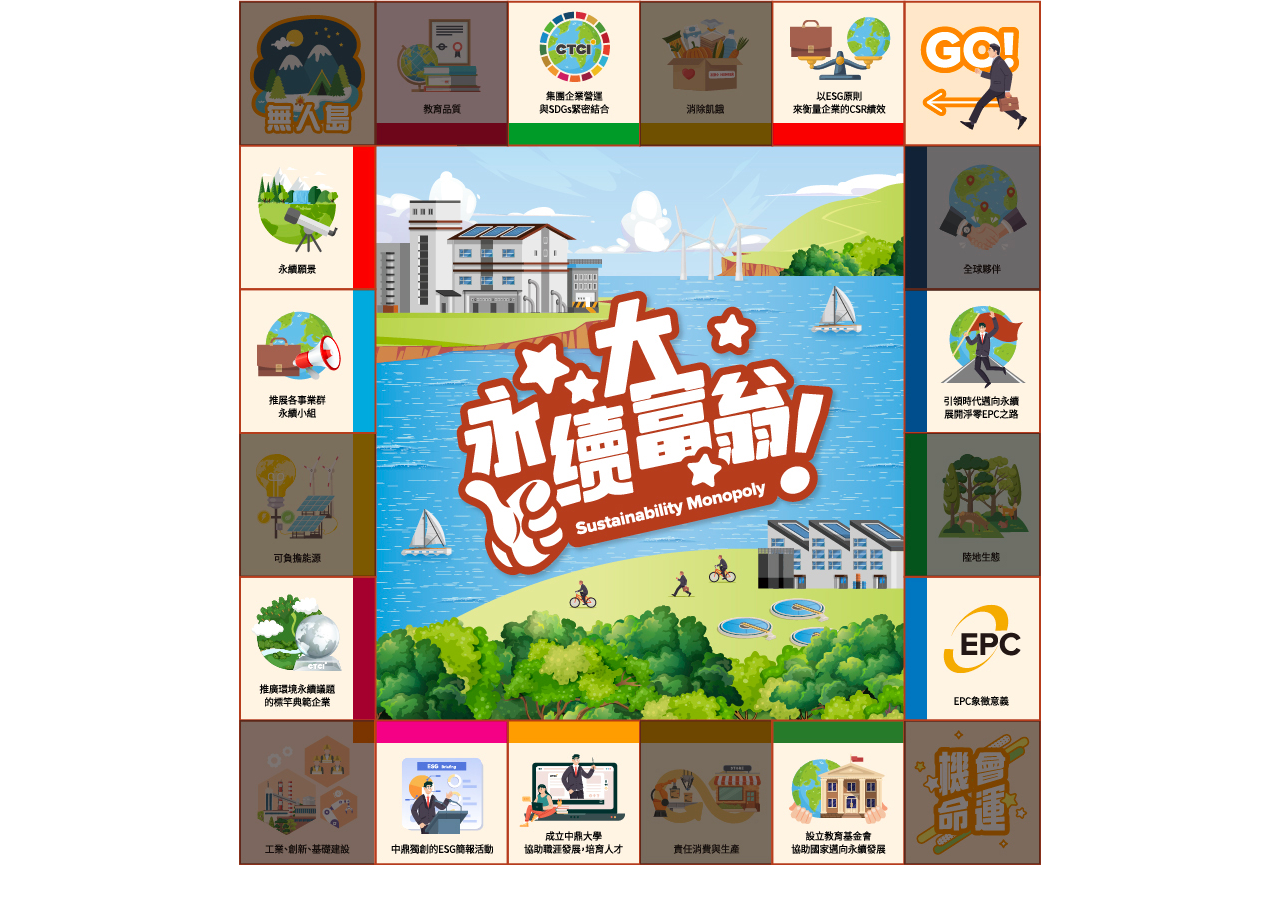
<file: www/index.html>
<!DOCTYPE html>
<html lang="en">
<head>
    <meta charset="UTF-8">
    <meta http-equiv="X-UA-Compatible" content="IE=edge">
    <meta name="viewport" content="width=device-width, initial-scale=1.0">
    <title>中鼎大富翁</title>
    <link rel="stylesheet" href="css/reset.min.css">
    <link rel="stylesheet" href="css/style.css">    
</head>
<body>
    <main>
        <section class="top">
            <div class="block"></div>
            <div class="block"></div>
            <div class="block"></div>
            <div class="block"></div>
            <div class="block"></div>
            <div class="block js-go"></div>
        </section>
        <section class="center">
            <section class="side">
                <div class="block"></div>
                <div class="block"></div>
                <div class="block"></div>
                <div class="block"></div>
            </section>
            <section class="game">
                <div class="question">問題1</div>
                <div class="question">問題2</div>
                <div class="question">問題3</div>
                <div class="question">問題4</div>
                <div class="question">問題5</div>
                <div class="question">問題6</div>
                <div class="question">問題7</div>
                <div class="question">問題8</div>
                <div class="question">問題9</div>
                <div class="question">問題10</div>
                <div class="success">成功答對囉～</div>
            </section>
            <section class="side">
                <div class="block"></div>
                <div class="block"></div>
                <div class="block"></div>
                <div class="block"></div>
            </section>
        </section>
        <section class="bottom">
            <div class="block"></div>
            <div class="block"></div>
            <div class="block"></div>
            <div class="block"></div>
            <div class="block"></div>
            <div class="block"></div>
        </section>
    </main>
    <script src="js/jquery-3.6.0.min.js"></script>
    <script src="js/index.js"></script>
</body>
</html>
</file>
<file: css/style.css>
body, div, dl, dt, dd, ul, ol, li, h1, h2, h3, h4, h5, h6, pre, code, form, fieldset, legend, input, textarea, p, blockquote, th, td {
	margin: 0;
	padding: 0
}

table {
	border-collapse: collapse;
	border-spacing: 0
}

fieldset, img {
	border: 0
}

img {
	display: block
}

address, caption, cite, code, dfn, em, strong, th, var {
	font-style: normal;
	font-weight: normal
}

li {
	list-style: none
}

caption, th {
	text-align: left
}

h1, h2, h3, h4, h5, h6 {
	font-size: 100%;
	font-weight: normal
}

q:before, q:after {
	content: ''
}

abbr, acronym {
	border: 0;
	font-variant: normal
}

sup {
	vertical-align: text-top
}

sub {
	vertical-align: text-bottom
}

input, textarea, select {
	font-family: inherit;
	font-size: 100%;
	font-weight: inherit
}

legend {
	color: #000
}

img, a, object {
	border: 0;
	outline: 0
}

body {
	background-color: #faa21b;
	padding: 0;
	font-size: 16px;
	font-family: "Noto Sans TC", Arial, Helvetica, Arial, Helvetica, sans-serif
}

#wrap {
	width: 810px;
	margin: 0 auto;
	position: relative;
	-webkit-box-shadow: 5px 3px 5px 2px rgba(40, 40, 40, 0.1);
	box-shadow: 5px 3px 5px 2px rgba(40, 40, 40, 0.1)
}

header {
	width: 100%;
	height: 100px;
	background: #c0c0c0 url(../images/logo.jpg) no-repeat 0 center;
	position: relative;
	margin-top: 30px
}

.sr-only {
	width: 1px;
	height: 1px;
	position: absolute;
	padding: 0;
	margin: -1px;
	border: 0;
	clip: rect(0 0 0 0);
	overflow: hidden
}

.w80{
	width: 80%;
}
.main{
	width:100%;
	overflow: hidden;
	border: #a84529 1px solid;
	box-sizing: border-box;
}
.row{
	width: 100%;
	display: flex;
}
.row--reverse{
	flex-direction: row-reverse;
}
.row--center{
	width: 100%;
	display: flex;
}
.column--center{
	flex-grow: 4;
	position: relative;
	background: url(../images/bgCenter.jpg) no-repeat 0 0;
	background-size: 100%;
	border: #a84529 1px solid;
	box-sizing: border-box;
}
.column--reverse{
	display: flex;
	flex-flow: column nowrap;
	flex-direction: column-reverse;
}
.square{
	position: relative;
	border: 1px solid #a84529;
	border-collapse: collapse;
	box-sizing: border-box;
}
.step{
	width:135px;
	height: 145px;
	background: url(../images/step.jpg) no-repeat 0 0;
	position: relative;
}
.step--active .bgBlack{
	opacity:0;
}
.step--s1{
	background-position: 10% 0;
}
.step--s2{
	background-position: 20% 0;
}
.step--s3{
	background-position: 30% 0;
}
.step--s4{
	background-position: 40% 0;
}
.step--s5{
	background-position: 50% 0;
}
.step--s6{
	background-position: 60% 0;
}
.step--s7{
	background-position: 70% 0;
}
.step--s8{
	background-position: 80% 0;
}
.step--s9{
	background-position: 90% 0;
}
.step--s10{
	background-position: 100% 0;
}
.step--s11{
	background-position: 0 100%;
}
.step--s12{
	background-position: 10% 100%;
}
.step--s13{
	background-position: 20% 100%;
}
.step--s14{
	background-position: 30% 100%;
}
.step--s15{
	background-position: 40% 100%;
}
.step--s16{
	background-position: 50% 100%;
}
.step--s17{
	background-position: 60% 100%;
}
.step--s18{
	background-position: 70% 100%;
}
.step--s19{
	background-position: 80% 100%;
}
.QA,.fail, .success{
	width: 100%;
	height: 100%;
	display: flex;
	flex-flow: column nowrap;
	align-items: center;
	position: absolute;
	top: 0;
	left: 0;
	background-color: #fff5e8;
	padding: 40px;
	box-sizing: border-box;
}
.QA::before{
	content: '';
	width: 280px;
	height: 168px;
	display: block;
	background: url(../images/titleQuestion.png) 0 0 no-repeat;
}
.question{
	width: 100%;
	height: 100%;
	display: none;
	flex-flow: column nowrap;
	justify-content: space-between;
	align-items: center;
}
.questionText{
	width: 100%;
	font-size:1.5em;
}
.optionText-item{
	list-style: upper-latin;
	user-select: none;
	cursor: pointer;
}
.option{
	width:100%;
	display: flex;
	flex-flow: column nowrap;
	align-items: center;
}
.optionBtn{
	width: 100%;
	text-align: center;
}
.optionBtn-item{
	width: 48px;
	height: 48px;
	display: inline-block;
	position: relative;
	background: url(../images/optionBtn.png) no-repeat 0 0;
	margin: 0 5px;
	font-size: 1.2em;
}
.optionBtn-item-link{
	width: 100%;
	height: 100%;
	display:block;
	position: absolute;
	top: 100%;
	height: 100%;
	top: 0;
	left: 0mm;
}
.optionBtn-item:nth-child(2){
	background-position: 25% 0;
}
.optionBtn-item:nth-child(3){
	background-position: 50% 0;
}
.optionBtn-item:nth-child(4){
	background-position: 75% 0;
}
.optionBtn-item:nth-child(5){
	background-position: 100% 0;
}
.optionText{
	margin-top: 10px;
}
.fail{
	background: url(../images/bgFail.jpg) no-repeat 0 0;
	background-size: 100%;
}
.failAns{
	display: none;
}
.failQuestionText, .rightAns{
	position: absolute;
	font-size: 1.1em;
}
.failQuestionText{
	width: 58%;
	top: 270px;
	left: 140px;
}
.failQuestionText--center{
	top: 279px;
}
.rightAns{
	width: 50%;
	top: 427px;
	left: 140px;
}
.rightAns--top{
	top: 420px;
}
.success{
	background: url(../images/bgSuccess.jpg) no-repeat 0 0;
	background-size: 100%;
}
.link--back{
	width: 100px;
	height: 50px;
	background: url(../images/linkBack.png) no-repeat 0 0;
	position: absolute;
	top: 510px;
	left: 425px;
}
.btn-backIndex{
	width: 18%;
	background-color: #FCDE80;
	position: absolute;
	top: 400px;
	left: 210px;
	padding: 10px;
	color:#333;
	font-size: 1.2rem;
	font-weight: 500;
	line-height: 1.8;
	text-align: center;
	text-decoration: none;
	border-radius: 30px;
}
.img--epc{
	width: 42px;
	height: 42px;
	display: inline-block;
	vertical-align: middle;
	padding: 5px;
	box-sizing: content-box;
}
.text--center{
	text-align: center;
}
.text--success{
	position: absolute;
	top: 295px;
	left: 120px;
	color: #f08c00;
	font-size: 2em;
	font-weight: 700;
}
.bgBlack{
	width: 100%;
	height: 100%;
	display: block;
	position: absolute;
	top: 0;
	left: 0;
	background-color: black;
	opacity: .6;
	transition: opacity 0.5s ease-in-out;
}
footer {
	width: 100%;
	background-color: white;
	padding: 10px 0;
	font-size: 0.9375em;
	text-align: center;
	margin-bottom: 30px
}
</file>
<file: ctci-en/css/style.css>
body, div, dl, dt, dd, ul, ol, li, h1, h2, h3, h4, h5, h6, pre, code, form, fieldset, legend, input, textarea, p, blockquote, th, td {
	margin: 0;
	padding: 0
}

table {
	border-collapse: collapse;
	border-spacing: 0
}

fieldset, img {
	border: 0
}

img {
	display: block
}

address, caption, cite, code, dfn, em, strong, th, var {
	font-style: normal;
	font-weight: normal
}

li {
	list-style: none
}

caption, th {
	text-align: left
}

h1, h2, h3, h4, h5, h6 {
	font-size: 100%;
	font-weight: normal
}

q:before, q:after {
	content: ''
}

abbr, acronym {
	border: 0;
	font-variant: normal
}

sup {
	vertical-align: text-top
}

sub {
	vertical-align: text-bottom
}

input, textarea, select {
	font-family: inherit;
	font-size: 100%;
	font-weight: inherit
}

legend {
	color: #000
}

img, a, object {
	border: 0;
	outline: 0
}

body {
	background-color: #faa21b;
	padding: 0;
	font-size: 16px;
	font-family: "Noto Sans TC", Arial, Helvetica, Arial, Helvetica, sans-serif
}

#wrap {
	width: 810px;
	margin: 0 auto;
	position: relative;
	-webkit-box-shadow: 5px 3px 5px 2px rgba(40, 40, 40, 0.1);
	box-shadow: 5px 3px 5px 2px rgba(40, 40, 40, 0.1)
}

header {
	width: 100%;
	height: 100px;
	background: #c0c0c0 url(../images/logo.jpg) no-repeat 0 center;
	position: relative;
	margin-top: 30px
}

.sr-only {
	width: 1px;
	height: 1px;
	position: absolute;
	padding: 0;
	margin: -1px;
	border: 0;
	clip: rect(0 0 0 0);
	overflow: hidden
}

.main{
	width:100%;
	overflow: hidden;
	border: #a84529 1px solid;
	box-sizing: border-box;
}
.row{
	width: 100%;
	display: flex;
}
.row--reverse{
	flex-direction: row-reverse;
}
.row--center{
	width: 100%;
	display: flex;
}
.column--center{
	flex-grow: 4;
	position: relative;
	background: url(../images/bgCenter.jpg) no-repeat 0 0;
	background-size: 100%;
	border: #a84529 1px solid;
	box-sizing: border-box;
}
.column--reverse{
	display: flex;
	flex-flow: column nowrap;
	flex-direction: column-reverse;
}
.square{
	position: relative;
	border: 1px solid #a84529;
	border-collapse: collapse;
	box-sizing: border-box;
}
.step{
	width:135px;
	height: 145px;
	background: url(../images/step.jpg) no-repeat 0 0;
	position: relative;
}
.step--active .bgBlack{
	opacity:0;
}
.step--s1{
	background-position: 10% 0;
}
.step--s2{
	background-position: 20% 0;
}
.step--s3{
	background-position: 30% 0;
}
.step--s4{
	background-position: 40% 0;
}
.step--s5{
	background-position: 50% 0;
}
.step--s6{
	background-position: 60% 0;
}
.step--s7{
	background-position: 70% 0;
}
.step--s8{
	background-position: 80% 0;
}
.step--s9{
	background-position: 90% 0;
}
.step--s10{
	background-position: 100% 0;
}
.step--s11{
	background-position: 0 100%;
}
.step--s12{
	background-position: 10% 100%;
}
.step--s13{
	background-position: 20% 100%;
}
.step--s14{
	background-position: 30% 100%;
}
.step--s15{
	background-position: 40% 100%;
}
.step--s16{
	background-position: 50% 100%;
}
.step--s17{
	background-position: 60% 100%;
}
.step--s18{
	background-position: 70% 100%;
}
.step--s19{
	background-position: 80% 100%;
}
.QA,.fail, .success{
	width: 100%;
	height: 100%;
	display: flex;
	flex-flow: column nowrap;
	align-items: center;
	position: absolute;
	top: 0;
	left: 0;
	background-color: #fff5e8;
	padding: 40px;
	box-sizing: border-box;
}
.QA::before{
	content: '';
	width: 280px;
	height: 168px;
	display: block;
	background: url(../images/titleQuestion.png) 0 0 no-repeat;
}
.question{
	width: 100%;
	height: 100%;
	display: none;
	flex-flow: column nowrap;
	justify-content: space-between;
	align-items: center;
}
.questionText{
	width: 100%;
	font-size:1.2em;
}
.optionText-item{
	list-style: upper-latin;
	user-select: none;
	cursor: pointer;
}
.option{
	width:100%;
	display: flex;
	flex-flow: column nowrap;
	align-items: center;
}
.optionBtn{
	width: 100%;
	text-align: center;
}
.optionBtn-item{
	width: 48px;
	height: 48px;
	display: inline-block;
	position: relative;
	background: url(../images/optionBtn.png) no-repeat 0 0;
	margin: 0 5px;
	font-size: 1em;
}
.optionBtn-item-link{
	width: 100%;
	height: 100%;
	display:block;
	position: absolute;
	top: 100%;
	height: 100%;
	top: 0;
	left: 0mm;
}
.optionBtn-item:nth-child(2){
	background-position: 25% 0;
}
.optionBtn-item:nth-child(3){
	background-position: 50% 0;
}
.optionBtn-item:nth-child(4){
	background-position: 75% 0;
}
.optionBtn-item:nth-child(5){
	background-position: 100% 0;
}
.optionText{
	margin-top: 10px;
}
.fail{
	background: url(../images/bgFail.jpg) no-repeat 0 0;
	background-size: 100%;
}
.failAns{
	display: none;
}
.failQuestionText, .rightAns{
	position: absolute;
	font-size: 1em;
}
.failQuestionText{
	width: 58%;
	top: 270px;
	left: 140px;
}
.failQuestionText--center{
	top: 279px;
}
.rightAns{
	width: 50%;
	top: 470px;
	left: 180px;
}
.rightAns--center{
	top: 482px;
}
.success{
	background: url(../images/bgSuccess.jpg) no-repeat 0 0;
	background-size: 100%;
}
.link--back{
	width: 100px;
	height: 50px;
	background: url(../images/linkBack.png) no-repeat 0 0;
	position: absolute;
	top: 510px;
	left: 425px;
}
.btn-backIndex{
	width: 24%;
	background-color: #FCDE80;
	position: absolute;
	top: 420px;
	left: 190px;
	padding: 5px;
	color:#333;
	font-size: 1.2rem;
	font-weight: 500;
	line-height: 1.8;
	text-align: center;
	text-decoration: none;
	border-radius: 30px;
}
.img--epc{
	width: 42px;
	height: 42px;
	display: inline-block;
	vertical-align: middle;
	padding: 5px;
	box-sizing: content-box;
}
.text--success{
	position: absolute;
	top: 290px;
	left: 90px;
	color: #f08c00;
	font-size: 1.8em;
	font-weight: 700;
}
.text--s{
	font-size: 1em;
}
.w96{
	width: 96%;
}
.w80{
	width: 80%;
}
.w70{
	width: 70%;
}
.bgBlack{
	width: 100%;
	height: 100%;
	display: block;
	position: absolute;
	top: 0;
	left: 0;
	background-color: black;
	opacity: .6;
	transition: opacity 0.5s ease-in-out;
}
footer {
	width: 100%;
	background-color: white;
	padding: 10px 0;
	font-size: 0.9375em;
	text-align: center;
	margin-bottom: 30px
}
</file>
<file: ecove-en/css/style.css>
body, div, dl, dt, dd, ul, ol, li, h1, h2, h3, h4, h5, h6, pre, code, form, fieldset, legend, input, textarea, p, blockquote, th, td {
	margin: 0;
	padding: 0
}

table {
	border-collapse: collapse;
	border-spacing: 0
}

fieldset, img {
	border: 0
}

img {
	display: block
}

address, caption, cite, code, dfn, em, strong, th, var {
	font-style: normal;
	font-weight: normal
}

li {
	list-style: none
}

caption, th {
	text-align: left
}

h1, h2, h3, h4, h5, h6 {
	font-size: 100%;
	font-weight: normal
}

q:before, q:after {
	content: ''
}

abbr, acronym {
	border: 0;
	font-variant: normal
}

sup {
	vertical-align: text-top
}

sub {
	vertical-align: text-bottom
}

input, textarea, select {
	font-family: inherit;
	font-size: 100%;
	font-weight: inherit
}

legend {
	color: #000
}

img, a, object {
	border: 0;
	outline: 0
}

body {
	background-color: #00b140;
	padding: 0;
	font-size: 16px;
	font-family: "Noto Sans TC", Arial, Helvetica, Arial, Helvetica, sans-serif
}

#wrap {
	width: 810px;
	margin: 0 auto;
	position: relative;
	-webkit-box-shadow: 5px 3px 5px 2px rgba(40, 40, 40, 0.1);
	box-shadow: 5px 3px 5px 2px rgba(40, 40, 40, 0.1)
}

header {
	width: 100%;
	height: 100px;
	background: #fff url(../images/logo.jpg) no-repeat 0 center;
	position: relative;
	margin-top: 30px
}

.sr-only {
	width: 1px;
	height: 1px;
	position: absolute;
	padding: 0;
	margin: -1px;
	border: 0;
	clip: rect(0 0 0 0);
	overflow: hidden
}

.main{
	width:100%;
	overflow: hidden;
	border: #0a673a 1px solid;
	box-sizing: border-box;
}
.row{
	width: 100%;
	display: flex;
}
.row--reverse{
	flex-direction: row-reverse;
}
.row--center{
	width: 100%;
	display: flex;
}
.column--center{
	flex-grow: 4;
	position: relative;
	background: url(../images/bgCenter.jpg) no-repeat 0 0;
	background-size: 100%;
	border: #0a673a 1px solid;
	box-sizing: border-box;
}
.column--reverse{
	display: flex;
	flex-flow: column nowrap;
	flex-direction: column-reverse;
}
.square{
	position: relative;
	border: 1px solid #0a673a;
	border-collapse: collapse;
	box-sizing: border-box;
}
.step{
	width:135px;
	height: 145px;
	background: url(../images/step.jpg) no-repeat 0 0;
	position: relative;
}
.step--active .bgBlack{
	opacity:0;
}
.step--s1{
	background-position: 10% 0;
}
.step--s2{
	background-position: 20% 0;
}
.step--s3{
	background-position: 30% 0;
}
.step--s4{
	background-position: 40% 0;
}
.step--s5{
	background-position: 50% 0;
}
.step--s6{
	background-position: 60% 0;
}
.step--s7{
	background-position: 70% 0;
}
.step--s8{
	background-position: 80% 0;
}
.step--s9{
	background-position: 90% 0;
}
.step--s10{
	background-position: 100% 0;
}
.step--s11{
	background-position: 0 100%;
}
.step--s12{
	background-position: 10% 100%;
}
.step--s13{
	background-position: 20% 100%;
}
.step--s14{
	background-position: 30% 100%;
}
.step--s15{
	background-position: 40% 100%;
}
.step--s16{
	background-position: 50% 100%;
}
.step--s17{
	background-position: 60% 100%;
}
.step--s18{
	background-position: 70% 100%;
}
.step--s19{
	background-position: 80% 100%;
}
.QA,.fail, .success{
	width: 100%;
	height: 100%;
	display: flex;
	flex-flow: column nowrap;
	align-items: center;
	position: absolute;
	top: 0;
	left: 0;
	background-color: #f5faf6;
	padding: 40px;
	box-sizing: border-box;
}
.QA::before{
	content: '';
	width: 280px;
	height: 168px;
	display: block;
	background: url(../images/titleQuestion.png) 0 0 no-repeat;
}
.question{
	width: 100%;
	height: 100%;
	display: none;
	flex-flow: column nowrap;
	justify-content: space-between;
	align-items: center;
}
.questionText{
	width: 100%;
	font-size:1.2em;
}
.optionText-item{
	list-style: upper-latin;
	user-select: none;
	cursor: pointer;
}
.option{
	width:100%;
	display: flex;
	flex-flow: column nowrap;
	align-items: center;
}
.optionBtn{
	width: 100%;
	text-align: center;
}
.optionBtn-item{
	width: 48px;
	height: 48px;
	display: inline-block;
	position: relative;
	background: url(../images/optionBtn.png) no-repeat 0 0;
	margin: 0 5px;
	font-size: 1em;
}
.optionBtn-item-link{
	width: 100%;
	height: 100%;
	display:block;
	position: absolute;
	top: 100%;
	height: 100%;
	top: 0;
	left: 0mm;
}
.optionBtn-item:nth-child(2){
	background-position: 25% 0;
}
.optionBtn-item:nth-child(3){
	background-position: 50% 0;
}
.optionBtn-item:nth-child(4){
	background-position: 75% 0;
}
.optionBtn-item:nth-child(5){
	background-position: 100% 0;
}
.optionText{
	margin-top: 10px;
}
.fail{
	background: url(../images/bgFail.jpg) no-repeat 0 0;
	background-size: 100%;
}
.failAns{
	display: none;
}
.failQuestionText, .rightAns{
	position: absolute;
	font-size: 1em;
}
.failQuestionText{
	width: 58%;
	top: 270px;
	left: 140px;
}
.failQuestionText--center{
	top: 279px;
}
.rightAns{
	width: 50%;
	top: 470px;
	left: 180px;
}
.rightAns--center{
	top: 482px;
}
.success{
	background: url(../images/bgSuccess.jpg) no-repeat 0 0;
	background-size: 100%;
}
.link--back{
	width: 100px;
	height: 50px;
	background: url(../images/linkBack.png) no-repeat 0 0;
	position: absolute;
	top: 510px;
	left: 425px;
}
.btn-backIndex{
	width: 24%;
	background-color: #80d29d;
	position: absolute;
	top: 420px;
	left: 190px;
	padding: 5px;
	color:#333;
	font-size: 1rem;
	font-weight: 500;
	line-height: 1.8;
	text-align: center;
	text-decoration: none;
	border-radius: 30px;
}
.img--epc{
	width: 42px;
	height: 42px;
	display: inline-block;
	vertical-align: middle;
	padding: 5px;
	box-sizing: content-box;
}
.text--success{
	position: absolute;
	top: 290px;
	left: 90px;
	color: #4aa34a;
	font-size: 1.8em;
	font-weight: 700;
}
.text--s{
	font-size: 1em;
}
.w96{
	width: 96%;
}
.w80{
	width: 80%;
}
.w70{
	width: 70%;
}
.bgBlack{
	width: 100%;
	height: 100%;
	display: block;
	position: absolute;
	top: 0;
	left: 0;
	background-color: black;
	opacity: .6;
	transition: opacity 0.5s ease-in-out;
}
footer {
	width: 100%;
	background-color: white;
	padding: 10px 0;
	font-size: 0.9375em;
	text-align: center;
	margin-bottom: 30px
}
</file>
<file: ecove/css/style.css>
body, div, dl, dt, dd, ul, ol, li, h1, h2, h3, h4, h5, h6, pre, code, form, fieldset, legend, input, textarea, p, blockquote, th, td {
	margin: 0;
	padding: 0
}

table {
	border-collapse: collapse;
	border-spacing: 0
}

fieldset, img {
	border: 0
}

img {
	display: block
}

address, caption, cite, code, dfn, em, strong, th, var {
	font-style: normal;
	font-weight: normal
}

li {
	list-style: none
}

caption, th {
	text-align: left
}

h1, h2, h3, h4, h5, h6 {
	font-size: 100%;
	font-weight: normal
}

q:before, q:after {
	content: ''
}

abbr, acronym {
	border: 0;
	font-variant: normal
}

sup {
	vertical-align: text-top
}

sub {
	vertical-align: text-bottom
}

input, textarea, select {
	font-family: inherit;
	font-size: 100%;
	font-weight: inherit
}

legend {
	color: #000
}

img, a, object {
	border: 0;
	outline: 0
}

body {
	background-color: #00b140;
	padding: 0;
	font-size: 16px;
	font-family: "Noto Sans TC", Arial, Helvetica, Arial, Helvetica, sans-serif
}

#wrap {
	width: 810px;
	margin: 0 auto;
	position: relative;
	-webkit-box-shadow: 5px 3px 5px 2px rgba(40, 40, 40, 0.1);
	box-shadow: 5px 3px 5px 2px rgba(40, 40, 40, 0.1)
}

header {
	width: 100%;
	height: 100px;
	background: #fff url(../images/logo.jpg) no-repeat 0 center;
	position: relative;
	margin-top: 30px
}

.sr-only {
	width: 1px;
	height: 1px;
	position: absolute;
	padding: 0;
	margin: -1px;
	border: 0;
	clip: rect(0 0 0 0);
	overflow: hidden
}

.w80{
	width: 80%;
}
.main{
	width:100%;
	overflow: hidden;
	border: #2d653e 1px solid;
	box-sizing: border-box;
}
.row{
	width: 100%;
	display: flex;
}
.row--reverse{
	flex-direction: row-reverse;
}
.row--center{
	width: 100%;
	display: flex;
}
.column--center{
	flex-grow: 4;
	position: relative;
	background: url(../images/bgCenter.jpg) no-repeat 0 0;
	background-size: 100%;
	border: #2d653e 1px solid;
	box-sizing: border-box;
}
.column--reverse{
	display: flex;
	flex-flow: column nowrap;
	flex-direction: column-reverse;
}
.square{
	position: relative;
	border: 1px solid #2d653e;
	border-collapse: collapse;
	box-sizing: border-box;
}
.step{
	width:135px;
	height: 145px;
	background: url(../images/step.jpg) no-repeat 0 0;
	position: relative;
}
.step--active .bgBlack{
	opacity:0;
}
.step--s1{
	background-position: 10% 0;
}
.step--s2{
	background-position: 20% 0;
}
.step--s3{
	background-position: 30% 0;
}
.step--s4{
	background-position: 40% 0;
}
.step--s5{
	background-position: 50% 0;
}
.step--s6{
	background-position: 60% 0;
}
.step--s7{
	background-position: 70% 0;
}
.step--s8{
	background-position: 80% 0;
}
.step--s9{
	background-position: 90% 0;
}
.step--s10{
	background-position: 100% 0;
}
.step--s11{
	background-position: 0 100%;
}
.step--s12{
	background-position: 10% 100%;
}
.step--s13{
	background-position: 20% 100%;
}
.step--s14{
	background-position: 30% 100%;
}
.step--s15{
	background-position: 40% 100%;
}
.step--s16{
	background-position: 50% 100%;
}
.step--s17{
	background-position: 60% 100%;
}
.step--s18{
	background-position: 70% 100%;
}
.step--s19{
	background-position: 80% 100%;
}
.QA,.fail, .success{
	width: 100%;
	height: 100%;
	display: flex;
	flex-flow: column nowrap;
	align-items: center;
	position: absolute;
	top: 0;
	left: 0;
	background-color: #f5faf6;
	padding: 40px;
	box-sizing: border-box;
}
.QA::before{
	content: '';
	width: 280px;
	height: 168px;
	display: block;
	background: url(../images/titleQuestion.png) 0 0 no-repeat;
}
.question{
	width: 100%;
	height: 100%;
	display: none;
	flex-flow: column nowrap;
	justify-content: space-between;
	align-items: center;
}
.questionText{
	width: 100%;
	font-size:1.5em;
}
.optionText-item{
	list-style: upper-latin;
	user-select: none;
	cursor: pointer;
}
.option{
	width:100%;
	display: flex;
	flex-flow: column nowrap;
	align-items: center;
}
.optionBtn{
	width: 100%;
	text-align: center;
}
.optionBtn-item{
	width: 48px;
	height: 48px;
	display: inline-block;
	position: relative;
	background: url(../images/optionBtn.png) no-repeat 0 0;
	margin: 0 5px;
	font-size: 1.2em;
}
.optionBtn-item-link{
	width: 100%;
	height: 100%;
	display:block;
	position: absolute;
	top: 100%;
	height: 100%;
	top: 0;
	left: 0mm;
}
.optionBtn-item:nth-child(2){
	background-position: 25% 0;
}
.optionBtn-item:nth-child(3){
	background-position: 50% 0;
}
.optionBtn-item:nth-child(4){
	background-position: 75% 0;
}
.optionBtn-item:nth-child(5){
	background-position: 100% 0;
}
.optionText{
	margin-top: 10px;
}
.fail{
	background: url(../images/bgFail.jpg) no-repeat 0 0;
	background-size: 100%;
}
.failAns{
	display: none;
}
.failQuestionText, .rightAns{
	position: absolute;
	font-size: 1.1em;
}
.failQuestionText{
	width: 58%;
	top: 270px;
	left: 140px;
}
.failQuestionText--center{
	top: 279px;
}
.rightAns{
	width: 50%;
	top: 427px;
	left: 140px;
}
.rightAns--top{
	top: 420px;
}
.success{
	background: url(../images/bgSuccess.jpg) no-repeat 0 0;
	background-size: 100%;
}
.link--back{
	width: 100px;
	height: 50px;
	background: url(../images/linkBack.png) no-repeat 0 0;
	position: absolute;
	top: 510px;
	left: 425px;
}
.btn-backIndex{
	width: 18%;
	background-color: #80d29d;
	position: absolute;
	top: 400px;
	left: 210px;
	padding: 10px;
	color:#333;
	font-size: 1.2rem;
	font-weight: 500;
	line-height: 1.8;
	text-align: center;
	text-decoration: none;
	border-radius: 30px;
}
.img--epc{
	width: 42px;
	height: 42px;
	display: inline-block;
	vertical-align: middle;
	padding: 5px;
	box-sizing: content-box;
}
.text--success{
	position: absolute;
	top: 290px;
	left: 120px;
	color: #4aa34a;
	font-size: 2em;
	font-weight: 700;
}
.text--center{
	text-align: center;
}
.bgBlack{
	width: 100%;
	height: 100%;
	display: block;
	position: absolute;
	top: 0;
	left: 0;
	background-color: black;
	opacity: .6;
	transition: opacity 0.5s ease-in-out;
}
footer {
	width: 100%;
	background-color: white;
	padding: 10px 0;
	font-size: 0.9375em;
	text-align: center;
	margin-bottom: 30px
}
</file>
<file: www/css/style.css>
/* 置中 */
body {
    display: flex;
    justify-content: center;
}

/* 大富翁區塊 */
main {
    background-image: url("../images/bg.jpg");
    width: 803px;
    height: 865px;
}

/* 上方區塊 */
.top {
    display: inline-flex;
    width: 100%;
    height: 144px;
}

.top .block {
    width: 16.66666666666666%;
    height: 100%;
}

/* 中間區塊 */
.center {
    display: flex;
    width: 100%;
    height: 576px;
}

.side {
    width: 16.66%;
    height: 100%;
}

.side .block {
    width: 100%;
    height: 144px;
}

.game {
    width: 66.68%;
    height: 100%;
}

.question, .success {
    display: none;
    width: 100%;
    height: 100%;
}



/* 下方區塊 */
.bottom {
    display: inline-flex;
    width: 100%;
    height: 144px;
}

.bottom .block {
    width: 16.66666666666666%;
    height: 100%;
}
</file>
